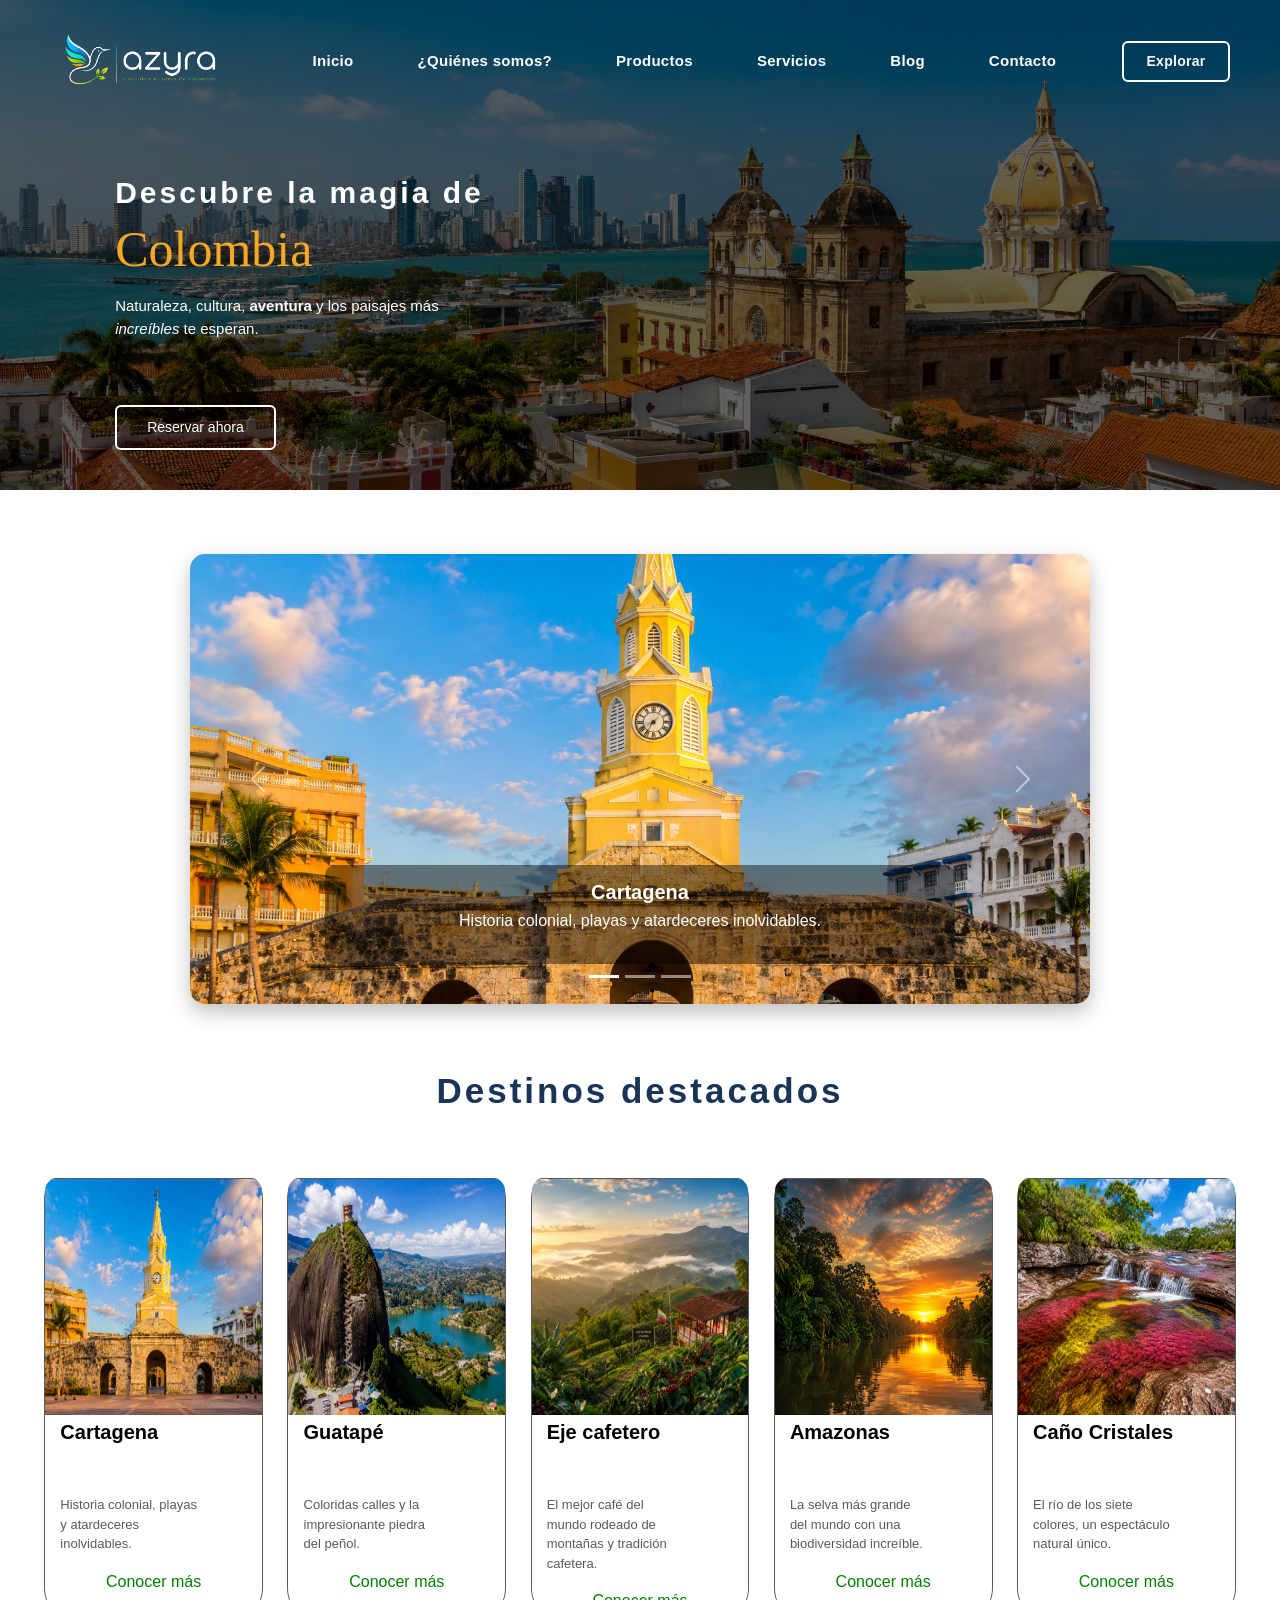
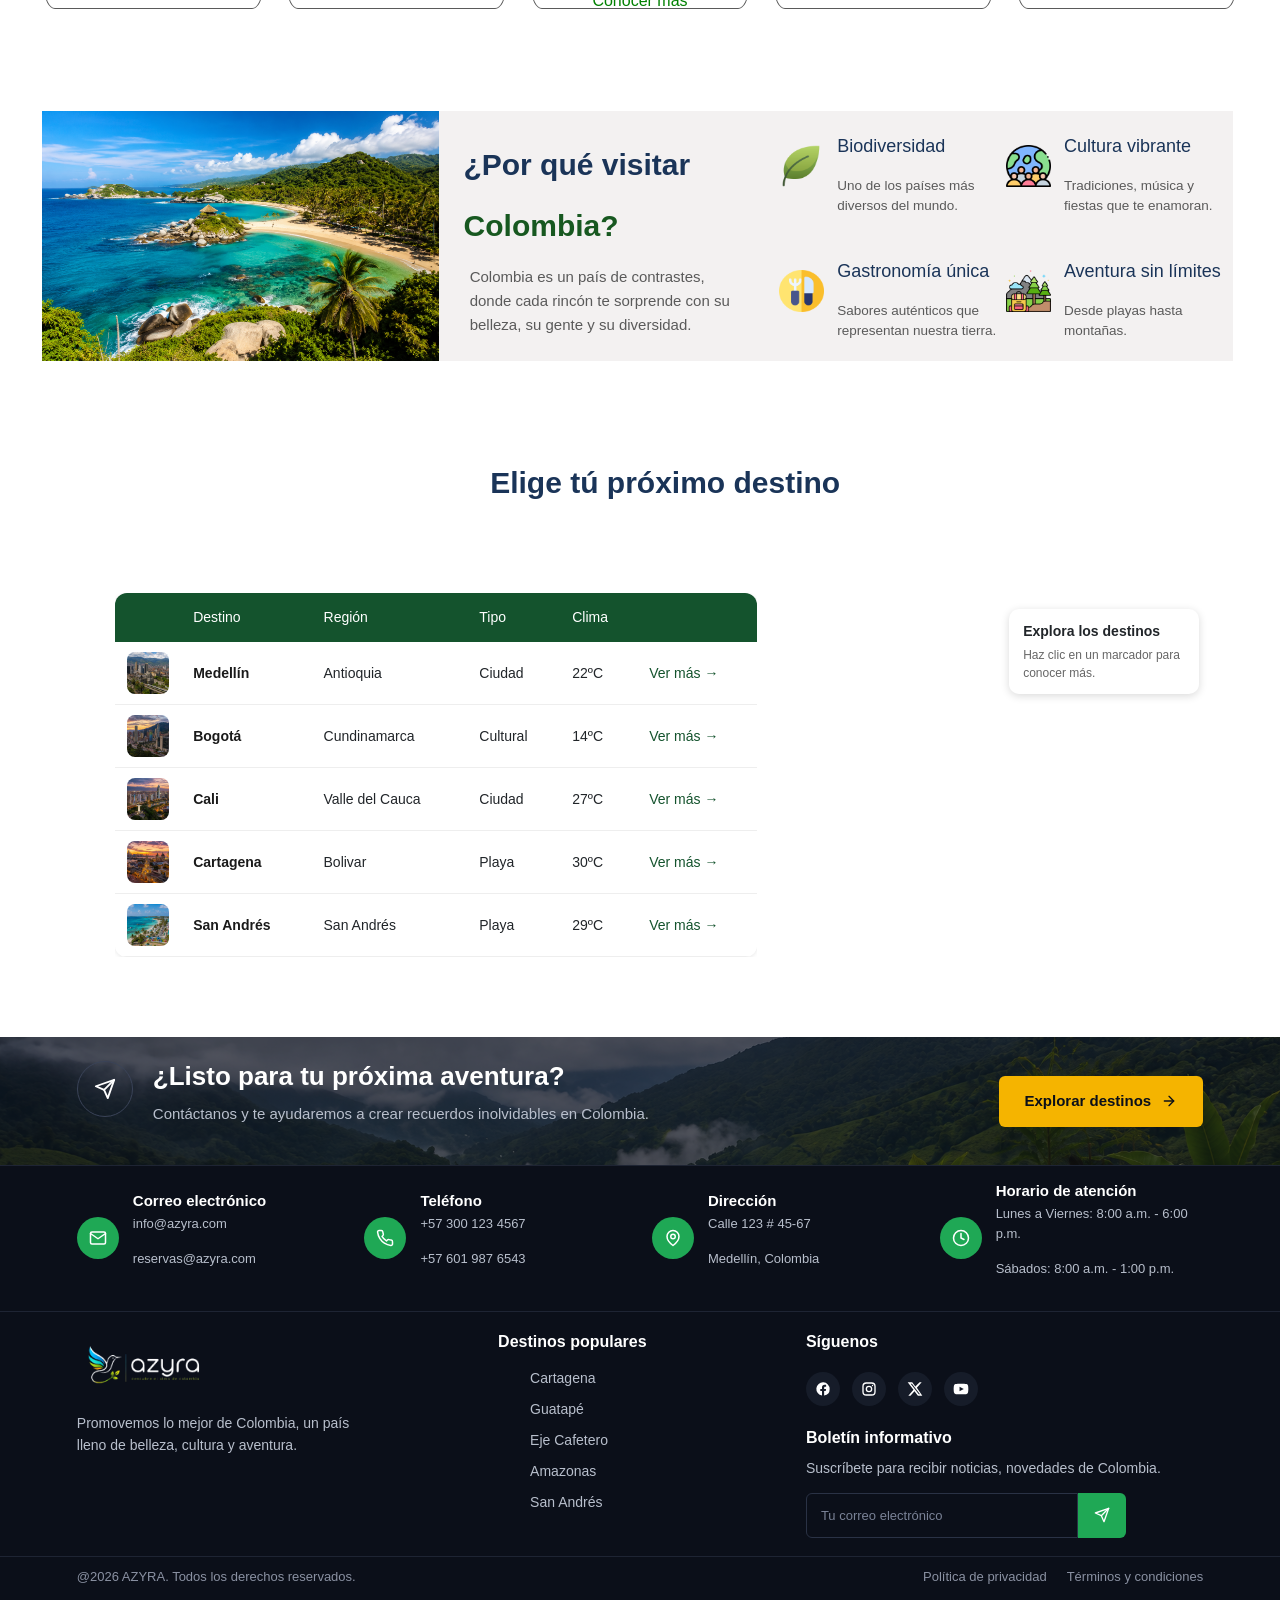
<file: index.html>
<!DOCTYPE html>
<html lang="en">

<head>
    <meta charset="UTF-8">
    <meta name="viewport" content="width=device-width, initial-scale=1.0">
    <link rel="stylesheet" href="./css/estilos.css">
    <link href="https://cdn.jsdelivr.net/npm/bootstrap@5.3.8/dist/css/bootstrap.min.css" rel="stylesheet"
        integrity="sha384-sRIl4kxILFvY47J16cr9ZwB07vP4J8+LH7qKQnuqkuIAvNWLzeN8tE5YBujZqJLB" crossorigin="anonymous">
    <script src="https://cdn.jsdelivr.net/npm/bootstrap@5.3.8/dist/js/bootstrap.bundle.min.js"
        integrity="sha384-FKyoEForCGlyvwx9Hj09JcYn3nv7wiPVlz7YYwJrWVcXK/BmnVDxM+D2scQbITxI"
        crossorigin="anonymous"></script>
    <title>Document</title>
</head>

<body>
     <body>
     <section class="primera_parte">
        <header>
        <h1 style="position:absolute;width:1px;height:1px;overflow:hidden;clip:rect(0,0,0,0);white-space:nowrap;">Azyra Travel - Inicio</h1>
        <nav class="navbar navbar-expand-lg">
            <div class="container-fluid">
                <a class="navbar-brand" href="./index.html">
                    <img src="./img/nav/logo.png" alt="Logo de la página">
                </a>
                <button class="navbar-toggler" type="button" data-bs-toggle="collapse"
                    data-bs-target="#navbarNav" aria-controls="navbarNav"
                    aria-expanded="false" aria-label="Toggle navigation">
                    <span class="navbar-toggler-icon"></span>
                </button>
                <div class="collapse navbar-collapse" id="navbarNav">
                    <ul class="navbar-nav mx-auto">
                        <li class="nav-item"><a class="nav-link" href="./index.html">Inicio</a></li>
                        <li class="nav-item"><a class="nav-link" href="./quienessomos.html">¿Quiénes somos?</a></li>
                        <li class="nav-item"><a class="nav-link" href="./productos.html">Productos</a></li>
                        <li class="nav-item"><a class="nav-link" href="./servicios.html">Servicios</a></li>
                        <li class="nav-item"><a class="nav-link" href="./blog.html">Blog</a></li>
                        <li class="nav-item"><a class="nav-link" href="./contacto.html">Contacto</a></li>
                    </ul>
                    <button class="btn btn-outline-light ms-lg-3">Explorar</button>
                </div>
            </div>
        </nav>
        <section class="inicio">
            <p class="primera">Descubre la magia de </p>
            <p class="segunda">Colombia</p>
            <p class="tercera">Naturaleza, cultura, <strong>aventura</strong> y los paisajes más <br> <em>increíbles</em> te esperan.</p><br>
            <div class="botones">
                <button>Reservar ahora</button>
            </div>
        </section>
        </header>
    </section>
 
    <main>

    <div id="carruselDestinos" class="carousel slide mb-5" data-bs-ride="carousel">
    <div class="carousel-indicators">
        <button type="button" data-bs-target="#carruselDestinos" data-bs-slide-to="0" class="active" aria-current="true" aria-label="Slide 1"></button>
        <button type="button" data-bs-target="#carruselDestinos" data-bs-slide-to="1" aria-label="Slide 2"></button>
        <button type="button" data-bs-target="#carruselDestinos" data-bs-slide-to="2" aria-label="Slide 3"></button>
    </div>
    <div class="carousel-inner">
        <div class="carousel-item active">
            <img src="./img/destinos/cartagena.png" class="d-block w-100" alt="Cartagena">
            <div class="carousel-caption d-none d-md-block">
                <h5>Cartagena</h5>
                <p>Historia colonial, playas y atardeceres inolvidables.</p>
            </div>
        </div>
        <div class="carousel-item">
            <img src="./img/destinos/cafetero.png" class="d-block w-100" alt="Eje cafetero">
            <div class="carousel-caption d-none d-md-block">
                <h5>Eje Cafetero</h5>
                <p>El mejor café del mundo rodeado de montañas.</p>
            </div>
        </div>
        <div class="carousel-item">
            <img src="./img/destinos/amazonas.png" class="d-block w-100" alt="Amazonas">
            <div class="carousel-caption d-none d-md-block">
                <h5>Amazonas</h5>
                <p>La selva más grande del mundo con una biodiversidad increíble.</p>
            </div>
        </div>
    </div>
    <button class="carousel-control-prev" type="button" data-bs-target="#carruselDestinos" data-bs-slide="prev">
        <span class="carousel-control-prev-icon" aria-hidden="true"></span>
        <span class="visually-hidden">Anterior</span>
    </button>
    <button class="carousel-control-next" type="button" data-bs-target="#carruselDestinos" data-bs-slide="next">
        <span class="carousel-control-next-icon" aria-hidden="true"></span>
        <span class="visually-hidden">Siguiente</span>
    </button>
    </div>
    
    <section class="destinos">
        <p class="titulo">Destinos destacados</p>
        <div class="cartas">
            <div class="carta">
                <img src="./img/destinos/cartagena.png" alt="imagen de cartagena">
                <p class="subtitulo">Cartagena</p><br>
                <p class="descripcion">Historia colonial, playas y atardeceres inolvidables.</p>
                <button>
                    <p> Conocer más </p>
                </button>
            </div>
 
            <div class="carta">
                <img src="./img/destinos/peñol.png" alt="imagen de guatapé">
                <p class="subtitulo">Guatapé</p><br>
                <p class="descripcion">Coloridas calles y la impresionante piedra del peñol.</p>
                <button>
                    <p> Conocer más </p>
                </button>
            </div>
 
            <div class="carta">
                <img src="./img/destinos/cafetero.png" alt="imagen de eje cafetero">
                <p class="subtitulo">Eje cafetero</p><br>
                <p class="descripcion">El mejor café del mundo rodeado de montañas y tradición cafetera.</p>
                <button>
                    <p> Conocer más </p>
                </button>
            </div>
 
            <div class="carta">
                <img src="./img/destinos/amazonas.png" alt="imagen de amazonas">
                <p class="subtitulo">Amazonas</p><br>
                <p class="descripcion">La selva más grande del mundo con una biodiversidad increíble.</p>
                <button>
                    <p> Conocer más </p>
                </button>
            </div>
 
            <div class="carta">
                <img src="./img/destinos/caño.png" alt="imagen de caño cristales">
                <p class="subtitulo">Caño Cristales</p><br>
                <p class="descripcion">El río de los siete colores, un espectáculo natural único.</p>
                <button>
                    <p> Conocer más </p>
                </button>
            </div>
        </div>
 
    </section>
 
    <section class="visitarColombia">
        <img src="./img/visitarC/imagen.png" alt="imagen de visitar colombia">
        <div class="introduccion">
            <p class="titulo">¿Por qué visitar</p>
            <p class="titulo2">Colombia?</p>
            <p class="descripcion">Colombia es un país de contrastes, donde cada
                rincón te sorprende con su belleza, su gente y su diversidad.</p>
        </div>
        <div class="items1">
            <div class="item">
                <img src="./img/visitarC/hoja.png" alt="imagen de biodiversidad">
                <div class="texto">
                    <p class="subtitulo">Biodiversidad</p>
                    <p class="descrip">Uno de los países más diversos del mundo.</p>
                </div>
            </div>
 
            <div class="item">
                <img src="./img/visitarC/gastronomia.png" alt="imagen de gastronomia">
                <div class="texto">
                    <p class="subtitulo">Gastronomía única</p>
                    <p class="descrip">Sabores auténticos que representan nuestra tierra.</p>
                </div>
            </div>
        </div>
 
        <div class="items2">
            <div class="item">
                <img src="./img/visitarC/superpoblacion.png" alt="imagen de cultura">
                <div class="texto">
                    <p class="subtitulo">Cultura vibrante</p>
                    <p class="descrip">Tradiciones, música y fiestas que te enamoran.</p>
                </div>
            </div>
 
            <div class="item">
                <img src="./img/visitarC/aventuras.png" alt="imagen de aventura">
                <div class="texto">
                    <p class="subtitulo">Aventura sin límites</p>
                    <p class="descrip">Desde playas hasta montañas.</p>
                </div>
            </div>
        </div>
    </section>
 
 
    <section class="elegirDestino">
        <div class="arriba">
            <p class="letrauno">Elige tú próximo destino</p>
        </div>
        <div class="parte_baja">
            <div class="lado_uno">
                <div class="table-responsive">
                <table>
                    <tr>
                        <th></th>
                        <th>Destino</th>
                        <th>Región</th>
                        <th>Tipo</th>
                        <th>Clima</th>
                        <th></th>
                    </tr>
                    <tr>
                        <td><img src="./img/elegirdestino/medellin.png" alt=""></td>
                        <td>Medellín</td>
                        <td>Antioquia</td>
                        <td>Ciudad</td>
                        <td>22ºC</td>
                        <td>Ver más</td>
                    </tr>
                    <tr>
                        <td><img src="./img/elegirdestino/bogota.png" alt=""></td>
                        <td>Bogotá</td>
                        <td>Cundinamarca</td>
                        <td>Cultural</td>
                        <td>14ºC</td>
                        <td>Ver más</td>
                    </tr>
                    <tr>
                        <td><img src="./img/elegirdestino/cali.png" alt=""></td>
                        <td>Cali</td>
                        <td>Valle del Cauca</td>
                        <td>Ciudad</td>
                        <td>27ºC</td>
                        <td>Ver más</td>
                    </tr>
                    <tr>
                        <td><img src="./img/elegirdestino/cartagena.png" alt=""></td>
                        <td>Cartagena</td>
                        <td>Bolivar</td>
                        <td>Playa</td>
                        <td>30ºC</td>
                        <td>Ver más</td>
                    </tr>
                    <tr>
                        <td><img src="./img/elegirdestino/sanandres.png" alt=""></td>
                        <td>San Andrés</td>
                        <td>San Andrés</td>
                        <td>Playa</td>
                        <td>29ºC</td>
                        <td>Ver más</td>
                    </tr>
                </table>
                </div>
            </div>
            <div class="mapa">
                <iframe
                    src="https://www.google.com/maps/embed?pb=!1m14!1m12!1m3!1d9683265.925443333!2d-68.07330944896206!3d4.7888378083318415!2m3!1f0!2f0!3f0!3m2!1i1024!2i768!4f13.1!5e0!3m2!1ses-419!2sco!4v1784754993568!5m2!1ses-419!2sco"
                    width="300" height="200" style="border:0;" allowfullscreen="" loading="lazy"
                    referrerpolicy="strict-origin-when-cross-origin"></iframe>
 
                <div class="anuncio">
                    <p class="titulo"> Explora los destinos</p>
                    <p class="texto">Haz clic en un marcador para conocer más.</p>
                </div>
            </div>
        </div>
    </section>
    </main>
 
 
    <footer>
    <div class="arriba">
        <div class="parteizquierda">
            <div class="icono-avion">
                <svg viewBox="0 0 24 24" fill="none" stroke="currentColor" stroke-width="2" stroke-linecap="round" stroke-linejoin="round"><path d="M22 2 11 13"/><path d="M22 2 15 22l-4-9-9-4 20-7z"/></svg>
            </div>
            <div>
                <h2>¿Listo para tu próxima aventura?</h2>
                <p>Contáctanos y te ayudaremos a crear
                   recuerdos inolvidables en Colombia.</p>
            </div>
        </div>
        <div class="partederecho">
            <button>
                Explorar destinos
                <svg viewBox="0 0 24 24" fill="none" stroke="currentColor" stroke-width="2" stroke-linecap="round" stroke-linejoin="round"><path d="M5 12h14"/><path d="m12 5 7 7-7 7"/></svg>
            </button>
        </div>
    </div>
 
    <div class="abajo">
        <div class="aplicaciones">
            <div class="contacto-item">
                <div class="icono-circulo">
                    <svg viewBox="0 0 24 24" fill="none" stroke="currentColor" stroke-width="2" stroke-linecap="round" stroke-linejoin="round"><rect x="2" y="4" width="20" height="16" rx="2"/><path d="m22 6-10 7L2 6"/></svg>
                </div>
                <div>
                    <h4>Correo electrónico</h4>
                    <p>info@azyra.com</p>
                    <p>reservas@azyra.com</p>
                </div>
            </div>
            <div class="contacto-item">
                <div class="icono-circulo">
                    <svg viewBox="0 0 24 24" fill="none" stroke="currentColor" stroke-width="2" stroke-linecap="round" stroke-linejoin="round"><path d="M22 16.9v3a2 2 0 0 1-2.2 2 19.8 19.8 0 0 1-8.6-3.1 19.5 19.5 0 0 1-6-6A19.8 19.8 0 0 1 2.1 4.2 2 2 0 0 1 4.1 2h3a2 2 0 0 1 2 1.7c.1 1 .3 2 .6 2.9a2 2 0 0 1-.5 2.1L8 9.9a16 16 0 0 0 6 6l1.2-1.2a2 2 0 0 1 2.1-.5c.9.3 1.9.5 2.9.6a2 2 0 0 1 1.8 2.1z"/></svg>
                </div>
                <div>
                    <h4>Teléfono</h4>
                    <p>+57 300 123 4567</p>
                    <p>+57 601 987 6543</p>
                </div>
            </div>
            <div class="contacto-item">
                <div class="icono-circulo">
                    <svg viewBox="0 0 24 24" fill="none" stroke="currentColor" stroke-width="2" stroke-linecap="round" stroke-linejoin="round"><path d="M20 10c0 6-8 12-8 12s-8-6-8-12a8 8 0 0 1 16 0z"/><circle cx="12" cy="10" r="3"/></svg>
                </div>
                <div>
                    <h4>Dirección</h4>
                    <p>Calle 123 # 45-67</p>
                    <p>Medellín, Colombia</p>
                </div>
            </div>
            <div class="contacto-item">
                <div class="icono-circulo">
                    <svg viewBox="0 0 24 24" fill="none" stroke="currentColor" stroke-width="2" stroke-linecap="round" stroke-linejoin="round"><circle cx="12" cy="12" r="10"/><path d="M12 6v6l4 2"/></svg>
                </div>
                <div>
                    <h4>Horario de atención</h4>
                    <p>Lunes a Viernes: 8:00 a.m. - 6:00 p.m.</p>
                    <p>Sábados: 8:00 a.m. - 1:00 p.m.</p>
                </div>
            </div>
        </div>
 
        <div class="detalles">
            <div class="info">
                <img src="./img/nav/logo.png" alt="">
                <p>Promovemos lo mejor de Colombia, un país lleno de belleza,
                   cultura y aventura.
                </p>
            </div>
 
            <div class="destinospopulares">
                <p>Destinos populares</p>
                <ul>
                    <li>Cartagena</li>
                    <li>Guatapé</li>
                    <li>Eje Cafetero</li>
                    <li>Amazonas</li>
                    <li>San Andrés</li>
                </ul>
            </div>
 
            <div class="boletin_informativo">
                <div class="otrasaplicaciones">
                    <p>Síguenos</p>
                    <div class="redes">
                        <a href="https://www.facebook.com" target="_blank" rel="noopener" aria-label="Facebook">
                            <svg viewBox="0 0 24 24" fill="currentColor"><path d="M22 12a10 10 0 1 0-11.5 9.9v-7H7.9V12h2.6V9.8c0-2.6 1.5-4 3.9-4 1.1 0 2.3.2 2.3.2v2.5h-1.3c-1.3 0-1.7.8-1.7 1.6V12h2.9l-.5 2.9h-2.4v7A10 10 0 0 0 22 12z"/></svg>
                        </a>
                        <a href="#" aria-label="Instagram">
                            <svg viewBox="0 0 24 24" fill="none" stroke="currentColor" stroke-width="2"><rect x="3" y="3" width="18" height="18" rx="5"/><circle cx="12" cy="12" r="4"/><circle cx="17.3" cy="6.7" r="1" fill="currentColor" stroke="none"/></svg>
                        </a>
                        <a href="#" aria-label="X">
                            <svg viewBox="0 0 24 24" fill="currentColor"><path d="M18.9 2H22l-7.2 8.2L23 22h-6.6l-5.2-6.7L5.2 22H2l7.7-8.8L1 2h6.8l4.7 6.2L18.9 2zm-1.2 18h1.8L7.4 4H5.5l12.2 16z"/></svg>
                        </a>
                        <a href="#" aria-label="YouTube">
                            <svg viewBox="0 0 24 24" fill="currentColor"><path d="M23 12s0-3.6-.5-5.3c-.3-1-1.1-1.8-2.1-2.1C18.6 4 12 4 12 4s-6.6 0-8.4.6c-1 .3-1.8 1.1-2.1 2.1C1 8.4 1 12 1 12s0 3.6.5 5.3c.3 1 1.1 1.8 2.1 2.1C5.4 20 12 20 12 20s6.6 0 8.4-.6c1-.3 1.8-1.1 2.1-2.1.5-1.7.5-5.3.5-5.3zM9.8 15.5V8.5l6.4 3.5-6.4 3.5z"/></svg>
                        </a>
                    </div>
                </div>
                <div class="miniformulario">
                    <p>Boletín informativo</p>
                    <p class="descripcion">Suscríbete para recibir noticias, novedades de Colombia.</p>
                    <form>
                        <input type="email" placeholder="Tu correo electrónico">
                        <button type="submit" aria-label="Suscribirse">
                            <svg viewBox="0 0 24 24" fill="none" stroke="currentColor" stroke-width="2" stroke-linecap="round" stroke-linejoin="round"><path d="M22 2 11 13"/><path d="M22 2 15 22l-4-9-9-4 20-7z"/></svg>
                        </button>
                    </form>
                </div>
            </div>
        </div>
    </div>
 
    <div class="derechosautor">
        <p>@2026 AZYRA. Todos los derechos reservados.</p>
        <div class="enlaces-legales">
            <a href="#">Política de privacidad</a>
            <a href="#">Términos y condiciones</a>
        </div>
    </div>
    </footer>
</body>

</html>
</file>
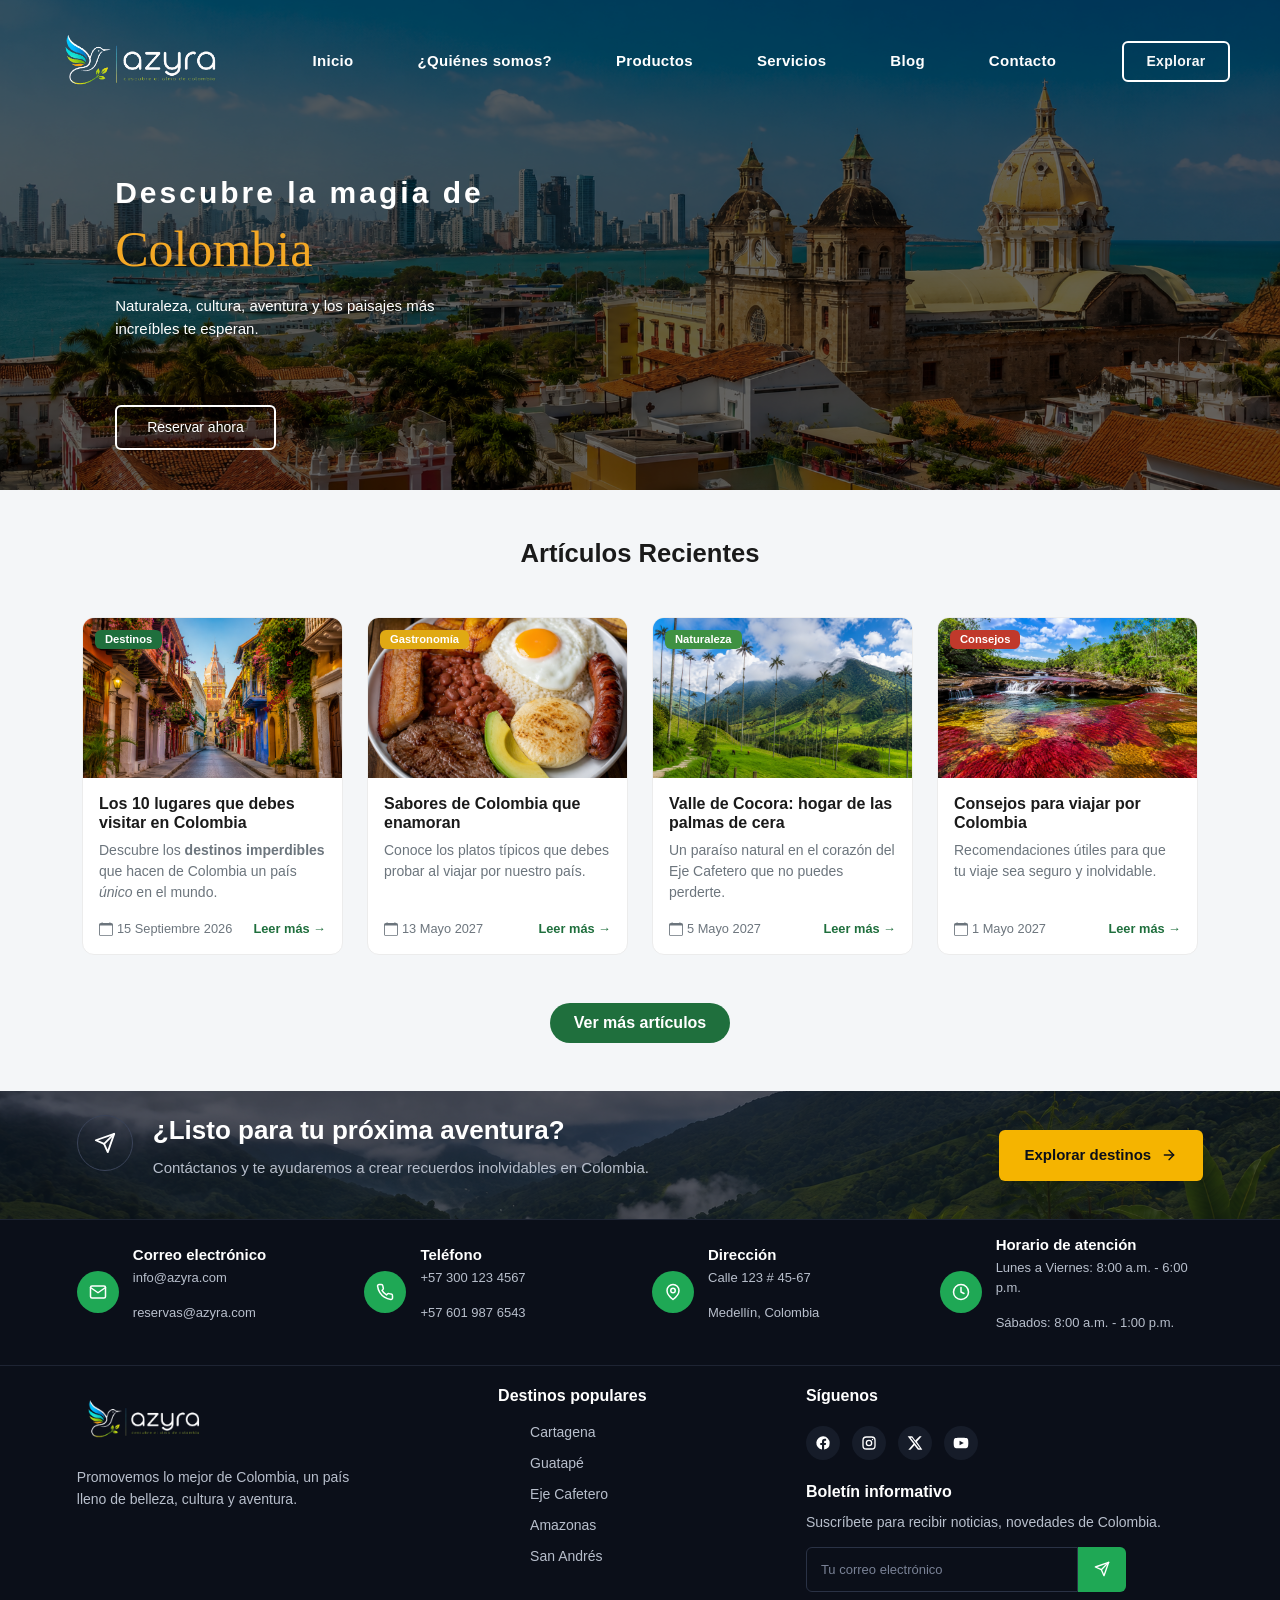
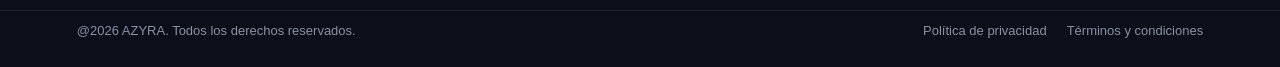
<file: blog.html>
<!DOCTYPE html>
<html lang="en">
<head>
    <meta charset="UTF-8">
    <meta name="viewport" content="width=device-width, initial-scale=1.0">
    <link rel="stylesheet" href="./css/estilos.css">
    <link href="https://cdn.jsdelivr.net/npm/bootstrap@5.3.8/dist/css/bootstrap.min.css" rel="stylesheet"
        integrity="sha384-sRIl4kxILFvY47J16cr9ZwB07vP4J8+LH7qKQnuqkuIAvNWLzeN8tE5YBujZqJLB" crossorigin="anonymous">
    <script src="https://cdn.jsdelivr.net/npm/bootstrap@5.3.8/dist/js/bootstrap.bundle.min.js"
        integrity="sha384-FKyoEForCGlyvwx9Hj09JcYn3nv7wiPVlz7YYwJrWVcXK/BmnVDxM+D2scQbITxI"
        crossorigin="anonymous"></script>
    <title>Document</title>
</head>
<body>
    <section class="primera_parte">
        <header>
        <h1 style="position:absolute;width:1px;height:1px;overflow:hidden;clip:rect(0,0,0,0);white-space:nowrap;">Azyra Travel - Blog</h1>
        <nav class="navbar navbar-expand-lg">
            <div class="container-fluid">
                <a class="navbar-brand" href="./index.html">
                    <img src="./img/nav/logo.png" alt="Logo de la página">
                </a>
                <button class="navbar-toggler" type="button" data-bs-toggle="collapse"
                    data-bs-target="#navbarNav" aria-controls="navbarNav"
                    aria-expanded="false" aria-label="Toggle navigation">
                    <span class="navbar-toggler-icon"></span>
                </button>
                <div class="collapse navbar-collapse" id="navbarNav">
                    <ul class="navbar-nav mx-auto">
                        <li class="nav-item"><a class="nav-link" href="./index.html">Inicio</a></li>
                        <li class="nav-item"><a class="nav-link" href="./quienessomos.html">¿Quiénes somos?</a></li>
                        <li class="nav-item"><a class="nav-link" href="./productos.html">Productos</a></li>
                        <li class="nav-item"><a class="nav-link" href="./servicios.html">Servicios</a></li>
                        <li class="nav-item"><a class="nav-link" href="./blog.html">Blog</a></li>
                        <li class="nav-item"><a class="nav-link" href="./contacto.html">Contacto</a></li>
                    </ul>
                    <button class="btn btn-outline-light ms-lg-3">Explorar</button>
                </div>
            </div>
        </nav>
        <section class="inicio">
            <p class="primera">Descubre la magia de </p>
            <p class="segunda">Colombia</p>
            <p class="tercera">Naturaleza, cultura, aventura y los paisajes más <br> increíbles te esperan.</p><br>
            <div class="botones">
                <button>Reservar ahora</button>
            </div>
        </section>
        </header>
    </section>
 
    <main>
    <section class="blog-articulos py-5">
    <div class="container">
 
      <h2 class="titulo-blog text-center fw-bold mb-5">Artículos Recientes</h2>
 
      <div class="row row-cols-1 row-cols-md-2 row-cols-lg-4 g-4">
 
        <div class="col">
          <div class="articulo-card h-100">
            <div class="articulo-img-wrapper">
              <img src="./img/BLOG/callescartagena.png" alt="Calle de Cartagena" class="w-100">
              <span class="badge-categoria badge-destinos badge">Destinos</span>
            </div>
            <div class="articulo-body p-3">
              <h5 class="fw-bold">Los 10 lugares que debes visitar en Colombia</h5>
              <p class="text-secondary small mb-3">
                Descubre los <strong>destinos imperdibles</strong> que hacen de Colombia un país <em>único</em> en el mundo.
              </p>
              <div class="articulo-footer d-flex justify-content-between align-items-center">
                <span class="fecha-articulo">
                  <svg class="icono-svg-sm me-1" viewBox="0 0 16 16" fill="currentColor"><path d="M3.5 0a.5.5 0 0 1 .5.5V1h8V.5a.5.5 0 0 1 1 0V1h1a2 2 0 0 1 2 2v11a2 2 0 0 1-2 2H2a2 2 0 0 1-2-2V3a2 2 0 0 1 2-2h1V.5a.5.5 0 0 1 .5-.5zM1 4v10a1 1 0 0 0 1 1h12a1 1 0 0 0 1-1V4H1z"/></svg>
                  15 Septiembre 2026
                </span>
                <a href="#" class="link-leer-mas">Leer más →</a>
              </div>
            </div>
          </div>
        </div>
 
        <div class="col">
          <div class="articulo-card h-100">
            <div class="articulo-img-wrapper">
              <img src="./img/BLOG/plato.png" alt="Plato típico colombiano" class="w-100">
              <span class="badge-categoria badge-gastronomia badge">Gastronomía</span>
            </div>
            <div class="articulo-body p-3">
              <h5 class="fw-bold">Sabores de Colombia que enamoran</h5>
              <p class="text-secondary small mb-3">
                Conoce los platos típicos que debes probar al viajar por nuestro país.
              </p>
              <div class="articulo-footer d-flex justify-content-between align-items-center">
                <span class="fecha-articulo">
                  <svg class="icono-svg-sm me-1" viewBox="0 0 16 16" fill="currentColor"><path d="M3.5 0a.5.5 0 0 1 .5.5V1h8V.5a.5.5 0 0 1 1 0V1h1a2 2 0 0 1 2 2v11a2 2 0 0 1-2 2H2a2 2 0 0 1-2-2V3a2 2 0 0 1 2-2h1V.5a.5.5 0 0 1 .5-.5zM1 4v10a1 1 0 0 0 1 1h12a1 1 0 0 0 1-1V4H1z"/></svg>
                  13 Mayo 2027
                </span>
                <a href="#" class="link-leer-mas">Leer más →</a>
              </div>
            </div>
          </div>
        </div>
 
        <div class="col">
          <div class="articulo-card h-100">
            <div class="articulo-img-wrapper">
              <img src="./img/BLOG/vallecocora.png" alt="Valle de Cocora" class="w-100">
              <span class="badge-categoria badge-naturaleza badge">Naturaleza</span>
            </div>
            <div class="articulo-body p-3">
              <h5 class="fw-bold">Valle de Cocora: hogar de las palmas de cera</h5>
              <p class="text-secondary small mb-3">
                Un paraíso natural en el corazón del Eje Cafetero que no puedes perderte.
              </p>
              <div class="articulo-footer d-flex justify-content-between align-items-center">
                <span class="fecha-articulo">
                  <svg class="icono-svg-sm me-1" viewBox="0 0 16 16" fill="currentColor"><path d="M3.5 0a.5.5 0 0 1 .5.5V1h8V.5a.5.5 0 0 1 1 0V1h1a2 2 0 0 1 2 2v11a2 2 0 0 1-2 2H2a2 2 0 0 1-2-2V3a2 2 0 0 1 2-2h1V.5a.5.5 0 0 1 .5-.5zM1 4v10a1 1 0 0 0 1 1h12a1 1 0 0 0 1-1V4H1z"/></svg>
                  5 Mayo 2027
                </span>
                <a href="#" class="link-leer-mas">Leer más →</a>
              </div>
            </div>
          </div>
        </div>
 
        <div class="col">
          <div class="articulo-card h-100">
            <div class="articulo-img-wrapper">
              <img src="./img/BLOG/cañocristales.png" alt="Caño Cristales" class="w-100">
              <span class="badge-categoria badge-consejos badge">Consejos</span>
            </div>
            <div class="articulo-body p-3">
              <h5 class="fw-bold">Consejos para viajar por Colombia</h5>
              <p class="text-secondary small mb-3">
                Recomendaciones útiles para que tu viaje sea seguro y inolvidable.
              </p>
              <div class="articulo-footer d-flex justify-content-between align-items-center">
                <span class="fecha-articulo">
                  <svg class="icono-svg-sm me-1" viewBox="0 0 16 16" fill="currentColor"><path d="M3.5 0a.5.5 0 0 1 .5.5V1h8V.5a.5.5 0 0 1 1 0V1h1a2 2 0 0 1 2 2v11a2 2 0 0 1-2 2H2a2 2 0 0 1-2-2V3a2 2 0 0 1 2-2h1V.5a.5.5 0 0 1 .5-.5zM1 4v10a1 1 0 0 0 1 1h12a1 1 0 0 0 1-1V4H1z"/></svg>
                  1 Mayo 2027
                </span>
                <a href="#" class="link-leer-mas">Leer más →</a>
              </div>
            </div>
          </div>
        </div>
 
      </div>
 
      <div class="text-center mt-5">
        <button class="btn btn-ver-mas rounded-pill px-4 py-2">Ver más artículos</button>
      </div>
 
    </div>
    </section>
    </main>
 
 
    <footer>
    <div class="arriba">
        <div class="parteizquierda">
            <div class="icono-avion">
                <svg viewBox="0 0 24 24" fill="none" stroke="currentColor" stroke-width="2" stroke-linecap="round" stroke-linejoin="round"><path d="M22 2 11 13"/><path d="M22 2 15 22l-4-9-9-4 20-7z"/></svg>
            </div>
            <div>
                <h2>¿Listo para tu próxima aventura?</h2>
                <p>Contáctanos y te ayudaremos a crear
                   recuerdos inolvidables en Colombia.</p>
            </div>
        </div>
        <div class="partederecho">
            <button>
                Explorar destinos
                <svg viewBox="0 0 24 24" fill="none" stroke="currentColor" stroke-width="2" stroke-linecap="round" stroke-linejoin="round"><path d="M5 12h14"/><path d="m12 5 7 7-7 7"/></svg>
            </button>
        </div>
    </div>
 
    <div class="abajo">
        <div class="aplicaciones">
            <div class="contacto-item">
                <div class="icono-circulo">
                    <svg viewBox="0 0 24 24" fill="none" stroke="currentColor" stroke-width="2" stroke-linecap="round" stroke-linejoin="round"><rect x="2" y="4" width="20" height="16" rx="2"/><path d="m22 6-10 7L2 6"/></svg>
                </div>
                <div>
                    <h4>Correo electrónico</h4>
                    <p>info@azyra.com</p>
                    <p>reservas@azyra.com</p>
                </div>
            </div>
            <div class="contacto-item">
                <div class="icono-circulo">
                    <svg viewBox="0 0 24 24" fill="none" stroke="currentColor" stroke-width="2" stroke-linecap="round" stroke-linejoin="round"><path d="M22 16.9v3a2 2 0 0 1-2.2 2 19.8 19.8 0 0 1-8.6-3.1 19.5 19.5 0 0 1-6-6A19.8 19.8 0 0 1 2.1 4.2 2 2 0 0 1 4.1 2h3a2 2 0 0 1 2 1.7c.1 1 .3 2 .6 2.9a2 2 0 0 1-.5 2.1L8 9.9a16 16 0 0 0 6 6l1.2-1.2a2 2 0 0 1 2.1-.5c.9.3 1.9.5 2.9.6a2 2 0 0 1 1.8 2.1z"/></svg>
                </div>
                <div>
                    <h4>Teléfono</h4>
                    <p>+57 300 123 4567</p>
                    <p>+57 601 987 6543</p>
                </div>
            </div>
            <div class="contacto-item">
                <div class="icono-circulo">
                    <svg viewBox="0 0 24 24" fill="none" stroke="currentColor" stroke-width="2" stroke-linecap="round" stroke-linejoin="round"><path d="M20 10c0 6-8 12-8 12s-8-6-8-12a8 8 0 0 1 16 0z"/><circle cx="12" cy="10" r="3"/></svg>
                </div>
                <div>
                    <h4>Dirección</h4>
                    <p>Calle 123 # 45-67</p>
                    <p>Medellín, Colombia</p>
                </div>
            </div>
            <div class="contacto-item">
                <div class="icono-circulo">
                    <svg viewBox="0 0 24 24" fill="none" stroke="currentColor" stroke-width="2" stroke-linecap="round" stroke-linejoin="round"><circle cx="12" cy="12" r="10"/><path d="M12 6v6l4 2"/></svg>
                </div>
                <div>
                    <h4>Horario de atención</h4>
                    <p>Lunes a Viernes: 8:00 a.m. - 6:00 p.m.</p>
                    <p>Sábados: 8:00 a.m. - 1:00 p.m.</p>
                </div>
            </div>
        </div>
 
        <div class="detalles">
            <div class="info">
                <img src="./img/nav/logo.png" alt="">
                <p>Promovemos lo mejor de Colombia, un país lleno de belleza,
                   cultura y aventura.
                </p>
            </div>
 
            <div class="destinospopulares">
                <p>Destinos populares</p>
                <ul>
                    <li>Cartagena</li>
                    <li>Guatapé</li>
                    <li>Eje Cafetero</li>
                    <li>Amazonas</li>
                    <li>San Andrés</li>
                </ul>
            </div>
 
            <div class="boletin_informativo">
                <div class="otrasaplicaciones">
                    <p>Síguenos</p>
                    <div class="redes">
                        <a href="https://www.facebook.com" target="_blank" rel="noopener" aria-label="Facebook">
                            <svg viewBox="0 0 24 24" fill="currentColor"><path d="M22 12a10 10 0 1 0-11.5 9.9v-7H7.9V12h2.6V9.8c0-2.6 1.5-4 3.9-4 1.1 0 2.3.2 2.3.2v2.5h-1.3c-1.3 0-1.7.8-1.7 1.6V12h2.9l-.5 2.9h-2.4v7A10 10 0 0 0 22 12z"/></svg>
                        </a>
                        <a href="#" aria-label="Instagram">
                            <svg viewBox="0 0 24 24" fill="none" stroke="currentColor" stroke-width="2"><rect x="3" y="3" width="18" height="18" rx="5"/><circle cx="12" cy="12" r="4"/><circle cx="17.3" cy="6.7" r="1" fill="currentColor" stroke="none"/></svg>
                        </a>
                        <a href="#" aria-label="X">
                            <svg viewBox="0 0 24 24" fill="currentColor"><path d="M18.9 2H22l-7.2 8.2L23 22h-6.6l-5.2-6.7L5.2 22H2l7.7-8.8L1 2h6.8l4.7 6.2L18.9 2zm-1.2 18h1.8L7.4 4H5.5l12.2 16z"/></svg>
                        </a>
                        <a href="#" aria-label="YouTube">
                            <svg viewBox="0 0 24 24" fill="currentColor"><path d="M23 12s0-3.6-.5-5.3c-.3-1-1.1-1.8-2.1-2.1C18.6 4 12 4 12 4s-6.6 0-8.4.6c-1 .3-1.8 1.1-2.1 2.1C1 8.4 1 12 1 12s0 3.6.5 5.3c.3 1 1.1 1.8 2.1 2.1C5.4 20 12 20 12 20s6.6 0 8.4-.6c1-.3 1.8-1.1 2.1-2.1.5-1.7.5-5.3.5-5.3zM9.8 15.5V8.5l6.4 3.5-6.4 3.5z"/></svg>
                        </a>
                    </div>
                </div>
                <div class="miniformulario">
                    <p>Boletín informativo</p>
                    <p class="descripcion">Suscríbete para recibir noticias, novedades de Colombia.</p>
                    <form>
                        <input type="email" placeholder="Tu correo electrónico">
                        <button type="submit" aria-label="Suscribirse">
                            <svg viewBox="0 0 24 24" fill="none" stroke="currentColor" stroke-width="2" stroke-linecap="round" stroke-linejoin="round"><path d="M22 2 11 13"/><path d="M22 2 15 22l-4-9-9-4 20-7z"/></svg>
                        </button>
                    </form>
                </div>
            </div>
        </div>
    </div>
 
    <div class="derechosautor">
        <p>@2026 AZYRA. Todos los derechos reservados.</p>
        <div class="enlaces-legales">
            <a href="#">Política de privacidad</a>
            <a href="#">Términos y condiciones</a>
        </div>
    </div>
    </footer>
</body>
</html>
</file>
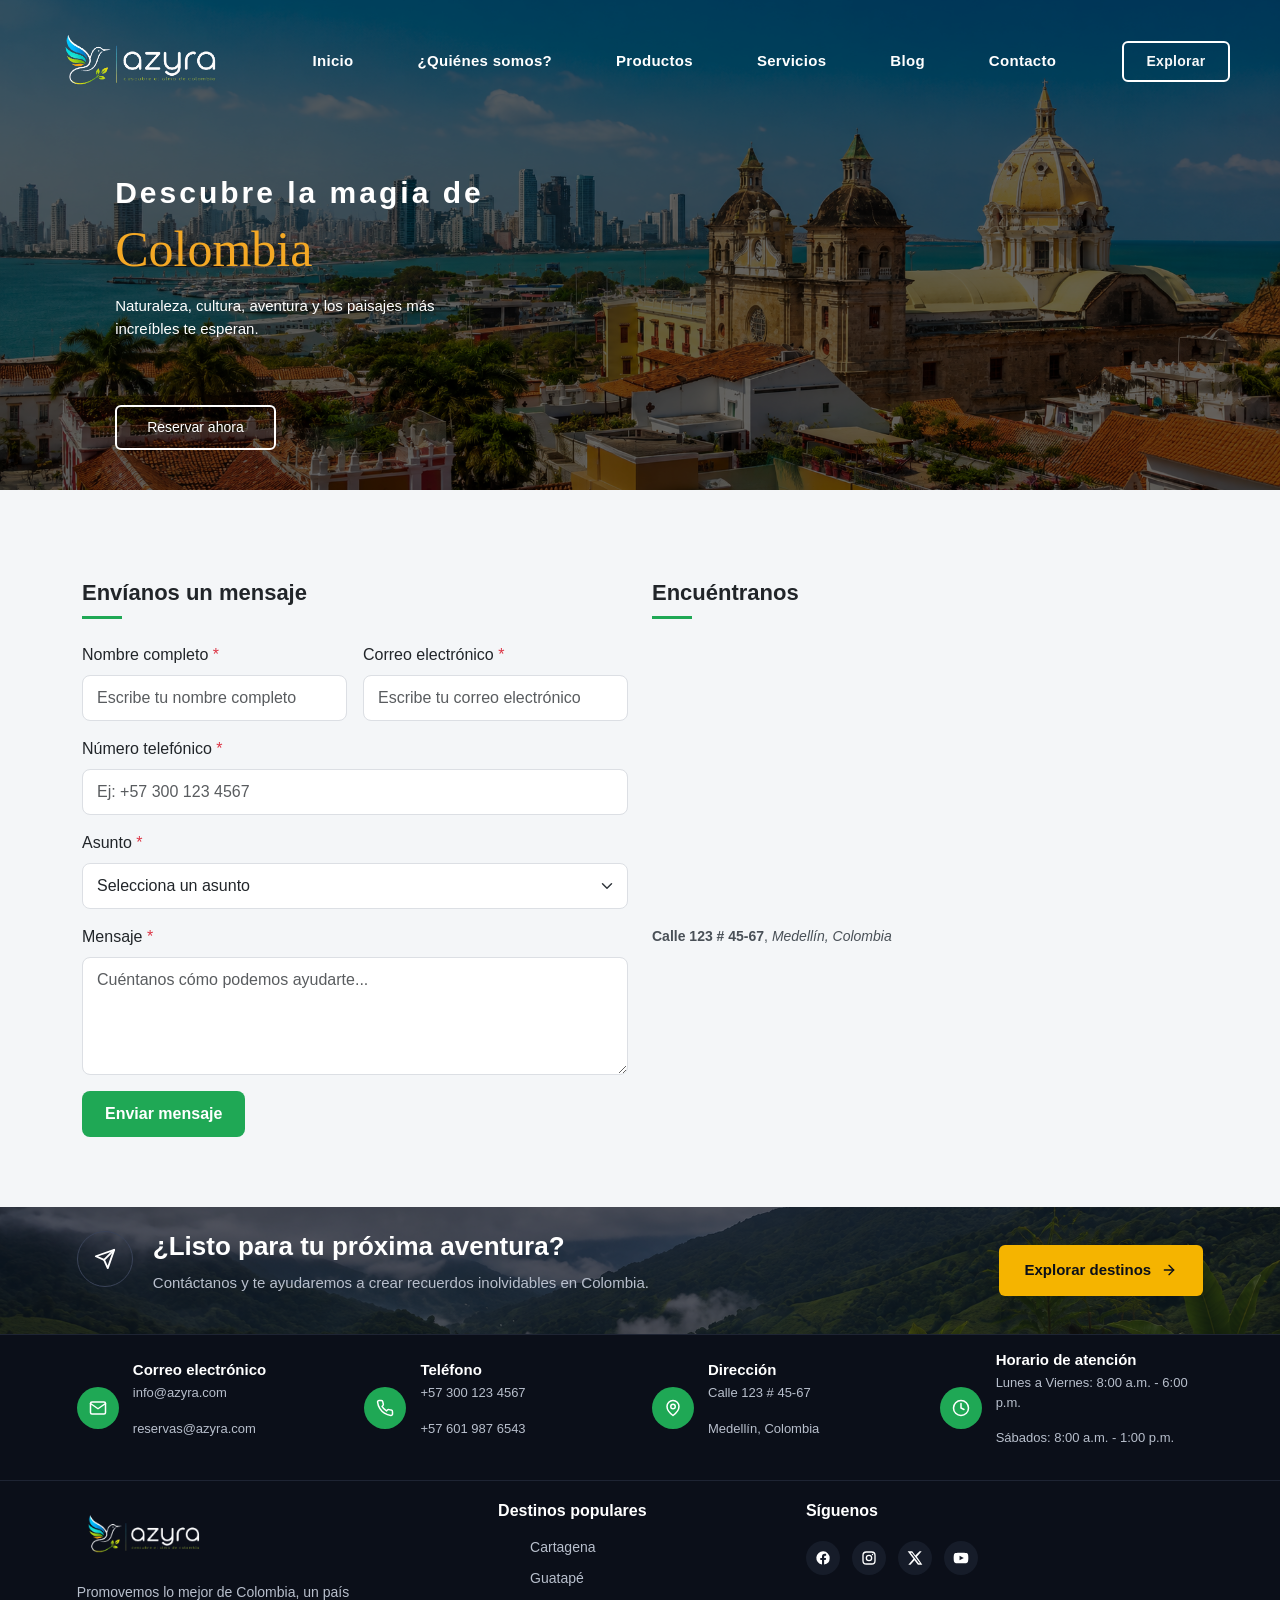
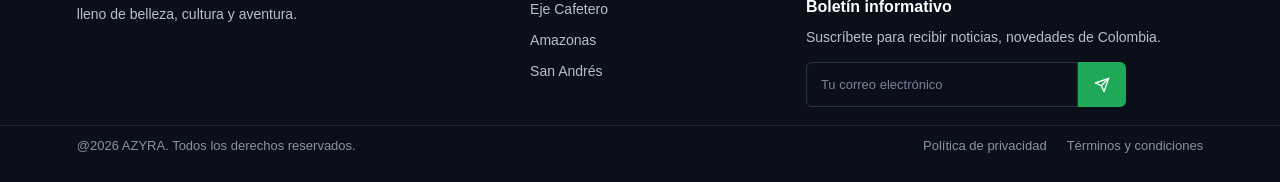
<file: contacto.html>
<!DOCTYPE html>
<html lang="en">
<head>
    <meta charset="UTF-8">
    <meta name="viewport" content="width=device-width, initial-scale=1.0">
     <link href="https://cdn.jsdelivr.net/npm/bootstrap@5.3.8/dist/css/bootstrap.min.css" rel="stylesheet"
        integrity="sha384-sRIl4kxILFvY47J16cr9ZwB07vP4J8+LH7qKQnuqkuIAvNWLzeN8tE5YBujZqJLB" crossorigin="anonymous">
    <script src="https://cdn.jsdelivr.net/npm/bootstrap@5.3.8/dist/js/bootstrap.bundle.min.js"
        integrity="sha384-FKyoEForCGlyvwx9Hj09JcYn3nv7wiPVlz7YYwJrWVcXK/BmnVDxM+D2scQbITxI"
        crossorigin="anonymous"></script>
    <link rel="stylesheet" href="./css/estilos.css">
    <title>Document</title>
</head>
<body>
    <section class="primera_parte">
        <header>
        <h1 style="position:absolute;width:1px;height:1px;overflow:hidden;clip:rect(0,0,0,0);white-space:nowrap;">Azyra Travel - Contacto</h1>
        <nav class="navbar navbar-expand-lg">
            <div class="container-fluid">
                <a class="navbar-brand" href="./index.html">
                    <img src="./img/nav/logo.png" alt="Logo de la página">
                </a>
                <button class="navbar-toggler" type="button" data-bs-toggle="collapse"
                    data-bs-target="#navbarNav" aria-controls="navbarNav"
                    aria-expanded="false" aria-label="Toggle navigation">
                    <span class="navbar-toggler-icon"></span>
                </button>
                <div class="collapse navbar-collapse" id="navbarNav">
                    <ul class="navbar-nav mx-auto">
                        <li class="nav-item"><a class="nav-link" href="./index.html">Inicio</a></li>
                        <li class="nav-item"><a class="nav-link" href="./quienessomos.html">¿Quiénes somos?</a></li>
                        <li class="nav-item"><a class="nav-link" href="./productos.html">Productos</a></li>
                        <li class="nav-item"><a class="nav-link" href="./servicios.html">Servicios</a></li>
                        <li class="nav-item"><a class="nav-link" href="./blog.html">Blog</a></li>
                        <li class="nav-item"><a class="nav-link" href="./contacto.html">Contacto</a></li>
                    </ul>
                    <button class="btn btn-outline-light ms-lg-3">Explorar</button>
                </div>
            </div>
        </nav>
        <section class="inicio">
            <p class="primera">Descubre la magia de </p>
            <p class="segunda">Colombia</p>
            <p class="tercera">Naturaleza, cultura, aventura y los paisajes más <br> increíbles te esperan.</p><br>
            <div class="botones">
                <button>Reservar ahora</button>
            </div>
        </section>
        </header>
    </section>
  
 
    <main>
  <section class="contacto seccion-contacto">
    <div class="container">
        <div class="row g-4">
            <div class="col-lg-6">
                <h2 class="titulo-seccion">Envíanos un mensaje</h2>
                <form>
                    <div class="row g-3">
                        <div class="col-md-6">
                            <label class="form-label">Nombre completo <span>*</span></label>
                            <input type="text" class="form-control" placeholder="Escribe tu nombre completo">
                        </div>
                        <div class="col-md-6">
                            <label class="form-label">Correo electrónico <span>*</span></label>
                            <input type="email" class="form-control" placeholder="Escribe tu correo electrónico">
                        </div>
                        <div class="col-12">
                            <label class="form-label">Número telefónico <span>*</span></label>
                            <input type="tel" class="form-control" placeholder="Ej: +57 300 123 4567">
                        </div>
                        <div class="col-12">
                            <label class="form-label">Asunto <span>*</span></label>
                            <select class="form-select">
                                <option selected disabled>Selecciona un asunto</option>
                                <option>Reservas</option>
                                <option>Información general</option>
                                <option>Soporte</option>
                            </select>
                        </div>
                        <div class="col-12">
                            <label class="form-label">Mensaje <span>*</span></label>
                            <textarea class="form-control" rows="4" placeholder="Cuéntanos cómo podemos ayudarte..."></textarea>
                        </div>
                        <div class="col-12 d-flex align-items-center gap-3">
                            <button type="submit" class="btn btn-enviar">
                                <i class="bi bi-send"></i> Enviar mensaje
                            </button>
                        </div>
                    </div>
                </form>
            </div>
 
            <div class="col-lg-6">
                <h2 class="titulo-seccion">Encuéntranos</h2>
                <div class="mapa-wrapper mb-3">
                    <iframe
                        src="https://www.google.com/maps?q=Calle+123+%2345-67,+Medell%C3%ADn,+Colombia&output=embed"
                        loading="lazy"
                        referrerpolicy="no-referrer-when-downgrade">
                    </iframe>
                </div>
                <p class="direccion-mapa mb-0">
                    <strong>Calle 123 # 45-67</strong>, <em>Medellín, Colombia</em>
                </p>
            </div>
        </div>
    </div>
    </section>
    </main>
 
 
 
    <footer>
    <div class="arriba">
        <div class="parteizquierda">
            <div class="icono-avion">
                <svg viewBox="0 0 24 24" fill="none" stroke="currentColor" stroke-width="2" stroke-linecap="round" stroke-linejoin="round"><path d="M22 2 11 13"/><path d="M22 2 15 22l-4-9-9-4 20-7z"/></svg>
            </div>
            <div>
                <h2>¿Listo para tu próxima aventura?</h2>
                <p>Contáctanos y te ayudaremos a crear
                   recuerdos inolvidables en Colombia.</p>
            </div>
        </div>
        <div class="partederecho">
            <button>
                Explorar destinos
                <svg viewBox="0 0 24 24" fill="none" stroke="currentColor" stroke-width="2" stroke-linecap="round" stroke-linejoin="round"><path d="M5 12h14"/><path d="m12 5 7 7-7 7"/></svg>
            </button>
        </div>
    </div>
 
    <div class="abajo">
        <div class="aplicaciones">
            <div class="contacto-item">
                <div class="icono-circulo">
                    <svg viewBox="0 0 24 24" fill="none" stroke="currentColor" stroke-width="2" stroke-linecap="round" stroke-linejoin="round"><rect x="2" y="4" width="20" height="16" rx="2"/><path d="m22 6-10 7L2 6"/></svg>
                </div>
                <div>
                    <h4>Correo electrónico</h4>
                    <p>info@azyra.com</p>
                    <p>reservas@azyra.com</p>
                </div>
            </div>
            <div class="contacto-item">
                <div class="icono-circulo">
                    <svg viewBox="0 0 24 24" fill="none" stroke="currentColor" stroke-width="2" stroke-linecap="round" stroke-linejoin="round"><path d="M22 16.9v3a2 2 0 0 1-2.2 2 19.8 19.8 0 0 1-8.6-3.1 19.5 19.5 0 0 1-6-6A19.8 19.8 0 0 1 2.1 4.2 2 2 0 0 1 4.1 2h3a2 2 0 0 1 2 1.7c.1 1 .3 2 .6 2.9a2 2 0 0 1-.5 2.1L8 9.9a16 16 0 0 0 6 6l1.2-1.2a2 2 0 0 1 2.1-.5c.9.3 1.9.5 2.9.6a2 2 0 0 1 1.8 2.1z"/></svg>
                </div>
                <div>
                    <h4>Teléfono</h4>
                    <p>+57 300 123 4567</p>
                    <p>+57 601 987 6543</p>
                </div>
            </div>
            <div class="contacto-item">
                <div class="icono-circulo">
                    <svg viewBox="0 0 24 24" fill="none" stroke="currentColor" stroke-width="2" stroke-linecap="round" stroke-linejoin="round"><path d="M20 10c0 6-8 12-8 12s-8-6-8-12a8 8 0 0 1 16 0z"/><circle cx="12" cy="10" r="3"/></svg>
                </div>
                <div>
                    <h4>Dirección</h4>
                    <p>Calle 123 # 45-67</p>
                    <p>Medellín, Colombia</p>
                </div>
            </div>
            <div class="contacto-item">
                <div class="icono-circulo">
                    <svg viewBox="0 0 24 24" fill="none" stroke="currentColor" stroke-width="2" stroke-linecap="round" stroke-linejoin="round"><circle cx="12" cy="12" r="10"/><path d="M12 6v6l4 2"/></svg>
                </div>
                <div>
                    <h4>Horario de atención</h4>
                    <p>Lunes a Viernes: 8:00 a.m. - 6:00 p.m.</p>
                    <p>Sábados: 8:00 a.m. - 1:00 p.m.</p>
                </div>
            </div>
        </div>
 
        <div class="detalles">
            <div class="info">
                <img src="./img/nav/logo.png" alt="">
                <p>Promovemos lo mejor de Colombia, un país lleno de belleza,
                   cultura y aventura.
                </p>
            </div>
 
            <div class="destinospopulares">
                <p>Destinos populares</p>
                <ul>
                    <li>Cartagena</li>
                    <li>Guatapé</li>
                    <li>Eje Cafetero</li>
                    <li>Amazonas</li>
                    <li>San Andrés</li>
                </ul>
            </div>
 
            <div class="boletin_informativo">
                <div class="otrasaplicaciones">
                    <p>Síguenos</p>
                    <div class="redes">
                        <a href="https://www.facebook.com" target="_blank" rel="noopener" aria-label="Facebook">
                            <svg viewBox="0 0 24 24" fill="currentColor"><path d="M22 12a10 10 0 1 0-11.5 9.9v-7H7.9V12h2.6V9.8c0-2.6 1.5-4 3.9-4 1.1 0 2.3.2 2.3.2v2.5h-1.3c-1.3 0-1.7.8-1.7 1.6V12h2.9l-.5 2.9h-2.4v7A10 10 0 0 0 22 12z"/></svg>
                        </a>
                        <a href="#" aria-label="Instagram">
                            <svg viewBox="0 0 24 24" fill="none" stroke="currentColor" stroke-width="2"><rect x="3" y="3" width="18" height="18" rx="5"/><circle cx="12" cy="12" r="4"/><circle cx="17.3" cy="6.7" r="1" fill="currentColor" stroke="none"/></svg>
                        </a>
                        <a href="#" aria-label="X">
                            <svg viewBox="0 0 24 24" fill="currentColor"><path d="M18.9 2H22l-7.2 8.2L23 22h-6.6l-5.2-6.7L5.2 22H2l7.7-8.8L1 2h6.8l4.7 6.2L18.9 2zm-1.2 18h1.8L7.4 4H5.5l12.2 16z"/></svg>
                        </a>
                        <a href="#" aria-label="YouTube">
                            <svg viewBox="0 0 24 24" fill="currentColor"><path d="M23 12s0-3.6-.5-5.3c-.3-1-1.1-1.8-2.1-2.1C18.6 4 12 4 12 4s-6.6 0-8.4.6c-1 .3-1.8 1.1-2.1 2.1C1 8.4 1 12 1 12s0 3.6.5 5.3c.3 1 1.1 1.8 2.1 2.1C5.4 20 12 20 12 20s6.6 0 8.4-.6c1-.3 1.8-1.1 2.1-2.1.5-1.7.5-5.3.5-5.3zM9.8 15.5V8.5l6.4 3.5-6.4 3.5z"/></svg>
                        </a>
                    </div>
                </div>
                <div class="miniformulario">
                    <p>Boletín informativo</p>
                    <p class="descripcion">Suscríbete para recibir noticias, novedades de Colombia.</p>
                    <form>
                        <input type="email" placeholder="Tu correo electrónico">
                        <button type="submit" aria-label="Suscribirse">
                            <svg viewBox="0 0 24 24" fill="none" stroke="currentColor" stroke-width="2" stroke-linecap="round" stroke-linejoin="round"><path d="M22 2 11 13"/><path d="M22 2 15 22l-4-9-9-4 20-7z"/></svg>
                        </button>
                    </form>
                </div>
            </div>
        </div>
    </div>
 
    <div class="derechosautor">
        <p>@2026 AZYRA. Todos los derechos reservados.</p>
        <div class="enlaces-legales">
            <a href="#">Política de privacidad</a>
            <a href="#">Términos y condiciones</a>
        </div>
    </div>
    </footer>
</body>
</html>
</file>
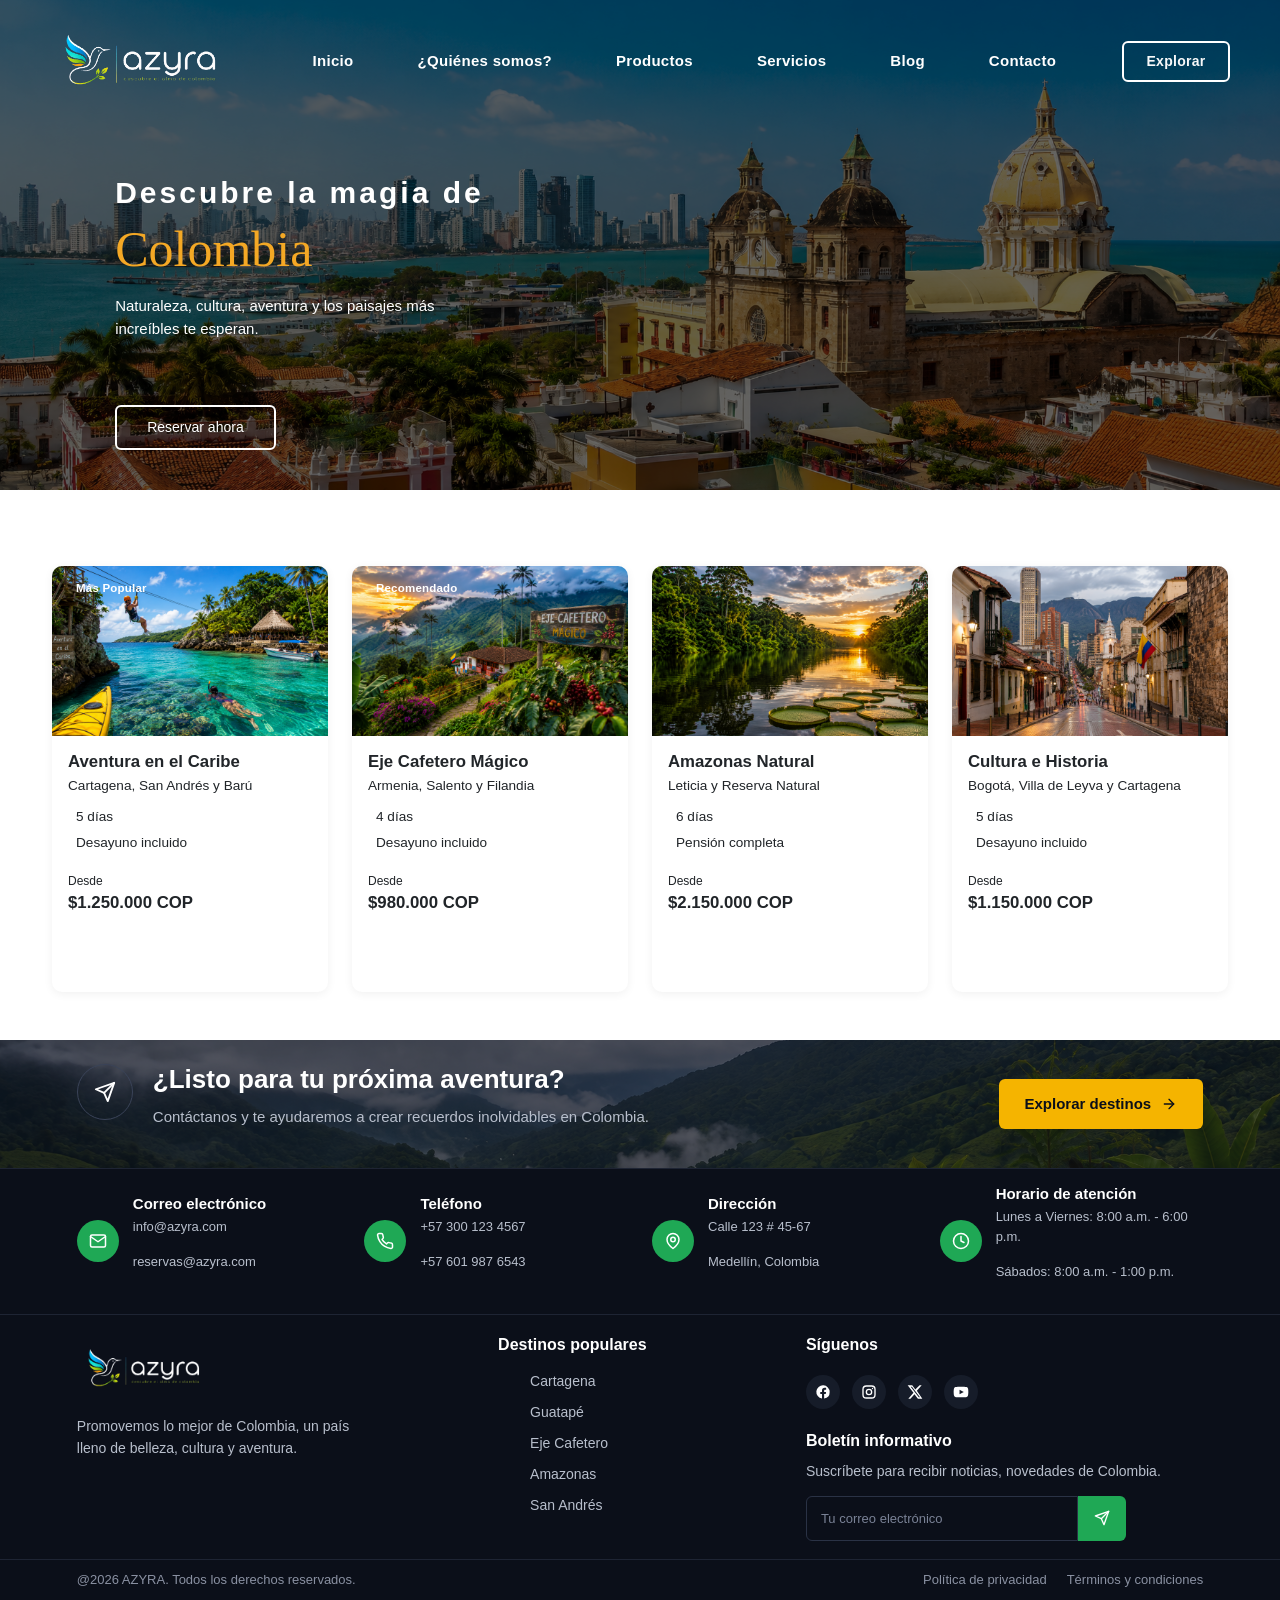
<file: productos.html>
<!DOCTYPE html>
<html lang="en">
<head>
    <meta charset="UTF-8">
    <meta name="viewport" content="width=device-width, initial-scale=1.0">
    <link rel="stylesheet" href="./css/estilos.css">
    <link href="https://cdn.jsdelivr.net/npm/bootstrap@5.3.8/dist/css/bootstrap.min.css" rel="stylesheet"
        integrity="sha384-sRIl4kxILFvY47J16cr9ZwB07vP4J8+LH7qKQnuqkuIAvNWLzeN8tE5YBujZqJLB" crossorigin="anonymous">
    <script src="https://cdn.jsdelivr.net/npm/bootstrap@5.3.8/dist/js/bootstrap.bundle.min.js"
        integrity="sha384-FKyoEForCGlyvwx9Hj09JcYn3nv7wiPVlz7YYwJrWVcXK/BmnVDxM+D2scQbITxI"
        crossorigin="anonymous"></script>
    <title>Document</title>
</head>
<body>
     <section class="primera_parte">
        <header>
        <h1 style="position:absolute;width:1px;height:1px;overflow:hidden;clip:rect(0,0,0,0);white-space:nowrap;">Azyra Travel - Productos</h1>
        <nav class="navbar navbar-expand-lg">
            <div class="container-fluid">
                <a class="navbar-brand" href="./index.html">
                    <img src="./img/nav/logo.png" alt="Logo de la página">
                </a>
                <button class="navbar-toggler" type="button" data-bs-toggle="collapse"
                    data-bs-target="#navbarNav" aria-controls="navbarNav"
                    aria-expanded="false" aria-label="Toggle navigation">
                    <span class="navbar-toggler-icon"></span>
                </button>
                <div class="collapse navbar-collapse" id="navbarNav">
                    <ul class="navbar-nav mx-auto">
                        <li class="nav-item"><a class="nav-link" href="./index.html">Inicio</a></li>
                        <li class="nav-item"><a class="nav-link" href="./quienessomos.html">¿Quiénes somos?</a></li>
                        <li class="nav-item"><a class="nav-link" href="./productos.html">Productos</a></li>
                        <li class="nav-item"><a class="nav-link" href="./servicios.html">Servicios</a></li>
                        <li class="nav-item"><a class="nav-link" href="./blog.html">Blog</a></li>
                        <li class="nav-item"><a class="nav-link" href="./contacto.html">Contacto</a></li>
                    </ul>
                    <button class="btn btn-outline-light ms-lg-3">Explorar</button>
                </div>
            </div>
        </nav>
        <section class="inicio">
            <p class="primera">Descubre la magia de </p>
            <p class="segunda">Colombia</p>
            <p class="tercera">Naturaleza, cultura, aventura y los paisajes más <br> increíbles te esperan.</p><br>
            <div class="botones">
                <button>Reservar ahora</button>
            </div>
        </section>
        </header>
    </section>
 
    <main>
     <div class="top-bar"></div>
 
  <section id="productos" class="container py-5">
    <div class="row g-4">
 
      <div class="col-12 col-sm-6 col-lg-3">
        <article class="card producto-card h-100 border-0">
          <div class="position-relative">
            <img src="./img/PRODUCTOS/aventuracaribe.png" class="card-img-top producto-img" alt="Aventura en el Caribe">
            <span class="badge-tag badge-popular badge">Más Popular</span>
          </div>
          <div class="card-body d-flex flex-column">
            <h3 class="producto-titulo">Aventura en el Caribe</h3>
            <p class="producto-destino">Cartagena, San Andrés y Barú</p>
            <ul class="producto-info list-unstyled">
              <li><i class="bi bi-clock"></i> 5 días</li>
              <li><i class="bi bi-cup-hot"></i> Desayuno incluido</li>
            </ul>
            <div class="producto-precio mt-auto">
              <span class="precio-desde">Desde</span>
              <span class="precio-valor">$1.250.000 COP</span>
            </div>
            <button type="button" class="btn btn-producto mt-3">Ver detalles</button>
          </div>
        </article>
      </div>
 
      <div class="col-12 col-sm-6 col-lg-3">
        <article class="card producto-card h-100 border-0">
          <div class="position-relative">
            <img src="./img/PRODUCTOS/ejemagico.png" class="card-img-top producto-img" alt="Eje Cafetero Mágico">
            <span class="badge-tag badge-recomendado badge">Recomendado</span>
          </div>
          <div class="card-body d-flex flex-column">
            <h3 class="producto-titulo">Eje Cafetero Mágico</h3>
            <p class="producto-destino">Armenia, Salento y Filandia</p>
            <ul class="producto-info list-unstyled">
              <li><i class="bi bi-clock"></i> 4 días</li>
              <li><i class="bi bi-cup-hot"></i> Desayuno incluido</li>
            </ul>
            <div class="producto-precio mt-auto">
              <span class="precio-desde">Desde</span>
              <span class="precio-valor">$980.000 COP</span>
            </div>
            <button type="button" class="btn btn-producto mt-3">Ver detalles</button>
          </div>
        </article>
      </div>
 
      <div class="col-12 col-sm-6 col-lg-3">
        <article class="card producto-card h-100 border-0">
          <div class="position-relative">
            <img src="./img/PRODUCTOS/amazonas.png" class="card-img-top producto-img" alt="Amazonas Natural">
          </div>
          <div class="card-body d-flex flex-column">
            <h3 class="producto-titulo">Amazonas Natural</h3>
            <p class="producto-destino">Leticia y Reserva Natural</p>
            <ul class="producto-info list-unstyled">
              <li><i class="bi bi-clock"></i> 6 días</li>
              <li><i class="bi bi-cup-hot"></i> Pensión completa</li>
            </ul>
            <div class="producto-precio mt-auto">
              <span class="precio-desde">Desde</span>
              <span class="precio-valor">$2.150.000 COP</span>
            </div>
            <button type="button" class="btn btn-producto mt-3">Ver detalles</button>
          </div>
        </article>
      </div>
 
      <div class="col-12 col-sm-6 col-lg-3">
        <article class="card producto-card h-100 border-0">
          <div class="position-relative">
            <img src="./img/PRODUCTOS/bogota (2).png" class="card-img-top producto-img" alt="Cultura e Historia">
          </div>
          <div class="card-body d-flex flex-column">
            <h3 class="producto-titulo">Cultura e Historia</h3>
            <p class="producto-destino">Bogotá, Villa de Leyva y Cartagena</p>
            <ul class="producto-info list-unstyled">
              <li><i class="bi bi-clock"></i> 5 días</li>
              <li><i class="bi bi-cup-hot"></i> Desayuno incluido</li>
            </ul>
            <div class="producto-precio mt-auto">
              <span class="precio-desde">Desde</span>
              <span class="precio-valor">$1.150.000 COP</span>
            </div>
            <button type="button" class="btn btn-producto mt-3">Ver detalles</button>
          </div>
        </article>
      </div>
 
    </div>
  </section>
    </main>
 
    <footer>
    <div class="arriba">
        <div class="parteizquierda">
            <div class="icono-avion">
                <svg viewBox="0 0 24 24" fill="none" stroke="currentColor" stroke-width="2" stroke-linecap="round" stroke-linejoin="round"><path d="M22 2 11 13"/><path d="M22 2 15 22l-4-9-9-4 20-7z"/></svg>
            </div>
            <div>
                <h2>¿Listo para tu próxima aventura?</h2>
                <p>Contáctanos y te ayudaremos a crear
                   recuerdos inolvidables en Colombia.</p>
            </div>
        </div>
        <div class="partederecho">
            <button>
                Explorar destinos
                <svg viewBox="0 0 24 24" fill="none" stroke="currentColor" stroke-width="2" stroke-linecap="round" stroke-linejoin="round"><path d="M5 12h14"/><path d="m12 5 7 7-7 7"/></svg>
            </button>
        </div>
    </div>
 
    <div class="abajo">
        <div class="aplicaciones">
            <div class="contacto-item">
                <div class="icono-circulo">
                    <svg viewBox="0 0 24 24" fill="none" stroke="currentColor" stroke-width="2" stroke-linecap="round" stroke-linejoin="round"><rect x="2" y="4" width="20" height="16" rx="2"/><path d="m22 6-10 7L2 6"/></svg>
                </div>
                <div>
                    <h4>Correo electrónico</h4>
                    <p>info@azyra.com</p>
                    <p>reservas@azyra.com</p>
                </div>
            </div>
            <div class="contacto-item">
                <div class="icono-circulo">
                    <svg viewBox="0 0 24 24" fill="none" stroke="currentColor" stroke-width="2" stroke-linecap="round" stroke-linejoin="round"><path d="M22 16.9v3a2 2 0 0 1-2.2 2 19.8 19.8 0 0 1-8.6-3.1 19.5 19.5 0 0 1-6-6A19.8 19.8 0 0 1 2.1 4.2 2 2 0 0 1 4.1 2h3a2 2 0 0 1 2 1.7c.1 1 .3 2 .6 2.9a2 2 0 0 1-.5 2.1L8 9.9a16 16 0 0 0 6 6l1.2-1.2a2 2 0 0 1 2.1-.5c.9.3 1.9.5 2.9.6a2 2 0 0 1 1.8 2.1z"/></svg>
                </div>
                <div>
                    <h4>Teléfono</h4>
                    <p>+57 300 123 4567</p>
                    <p>+57 601 987 6543</p>
                </div>
            </div>
            <div class="contacto-item">
                <div class="icono-circulo">
                    <svg viewBox="0 0 24 24" fill="none" stroke="currentColor" stroke-width="2" stroke-linecap="round" stroke-linejoin="round"><path d="M20 10c0 6-8 12-8 12s-8-6-8-12a8 8 0 0 1 16 0z"/><circle cx="12" cy="10" r="3"/></svg>
                </div>
                <div>
                    <h4>Dirección</h4>
                    <p>Calle 123 # 45-67</p>
                    <p>Medellín, Colombia</p>
                </div>
            </div>
            <div class="contacto-item">
                <div class="icono-circulo">
                    <svg viewBox="0 0 24 24" fill="none" stroke="currentColor" stroke-width="2" stroke-linecap="round" stroke-linejoin="round"><circle cx="12" cy="12" r="10"/><path d="M12 6v6l4 2"/></svg>
                </div>
                <div>
                    <h4>Horario de atención</h4>
                    <p>Lunes a Viernes: 8:00 a.m. - 6:00 p.m.</p>
                    <p>Sábados: 8:00 a.m. - 1:00 p.m.</p>
                </div>
            </div>
        </div>
 
        <div class="detalles">
            <div class="info">
                <img src="./img/nav/logo.png" alt="">
                <p>Promovemos lo mejor de Colombia, un país lleno de belleza,
                   cultura y aventura.
                </p>
            </div>
 
            <div class="destinospopulares">
                <p>Destinos populares</p>
                <ul>
                    <li>Cartagena</li>
                    <li>Guatapé</li>
                    <li>Eje Cafetero</li>
                    <li>Amazonas</li>
                    <li>San Andrés</li>
                </ul>
            </div>
 
            <div class="boletin_informativo">
                <div class="otrasaplicaciones">
                    <p>Síguenos</p>
                    <div class="redes">
                        <a href="https://www.facebook.com" target="_blank" rel="noopener" aria-label="Facebook">
                            <svg viewBox="0 0 24 24" fill="currentColor"><path d="M22 12a10 10 0 1 0-11.5 9.9v-7H7.9V12h2.6V9.8c0-2.6 1.5-4 3.9-4 1.1 0 2.3.2 2.3.2v2.5h-1.3c-1.3 0-1.7.8-1.7 1.6V12h2.9l-.5 2.9h-2.4v7A10 10 0 0 0 22 12z"/></svg>
                        </a>
                        <a href="#" aria-label="Instagram">
                            <svg viewBox="0 0 24 24" fill="none" stroke="currentColor" stroke-width="2"><rect x="3" y="3" width="18" height="18" rx="5"/><circle cx="12" cy="12" r="4"/><circle cx="17.3" cy="6.7" r="1" fill="currentColor" stroke="none"/></svg>
                        </a>
                        <a href="#" aria-label="X">
                            <svg viewBox="0 0 24 24" fill="currentColor"><path d="M18.9 2H22l-7.2 8.2L23 22h-6.6l-5.2-6.7L5.2 22H2l7.7-8.8L1 2h6.8l4.7 6.2L18.9 2zm-1.2 18h1.8L7.4 4H5.5l12.2 16z"/></svg>
                        </a>
                        <a href="#" aria-label="YouTube">
                            <svg viewBox="0 0 24 24" fill="currentColor"><path d="M23 12s0-3.6-.5-5.3c-.3-1-1.1-1.8-2.1-2.1C18.6 4 12 4 12 4s-6.6 0-8.4.6c-1 .3-1.8 1.1-2.1 2.1C1 8.4 1 12 1 12s0 3.6.5 5.3c.3 1 1.1 1.8 2.1 2.1C5.4 20 12 20 12 20s6.6 0 8.4-.6c1-.3 1.8-1.1 2.1-2.1.5-1.7.5-5.3.5-5.3zM9.8 15.5V8.5l6.4 3.5-6.4 3.5z"/></svg>
                        </a>
                    </div>
                </div>
                <div class="miniformulario">
                    <p>Boletín informativo</p>
                    <p class="descripcion">Suscríbete para recibir noticias, novedades de Colombia.</p>
                    <form>
                        <input type="email" placeholder="Tu correo electrónico">
                        <button type="submit" aria-label="Suscribirse">
                            <svg viewBox="0 0 24 24" fill="none" stroke="currentColor" stroke-width="2" stroke-linecap="round" stroke-linejoin="round"><path d="M22 2 11 13"/><path d="M22 2 15 22l-4-9-9-4 20-7z"/></svg>
                        </button>
                    </form>
                </div>
            </div>
        </div>
    </div>
 
    <div class="derechosautor">
        <p>@2026 AZYRA. Todos los derechos reservados.</p>
        <div class="enlaces-legales">
            <a href="#">Política de privacidad</a>
            <a href="#">Términos y condiciones</a>
        </div>
    </div>
    </footer>
</body>
</html>
</file>
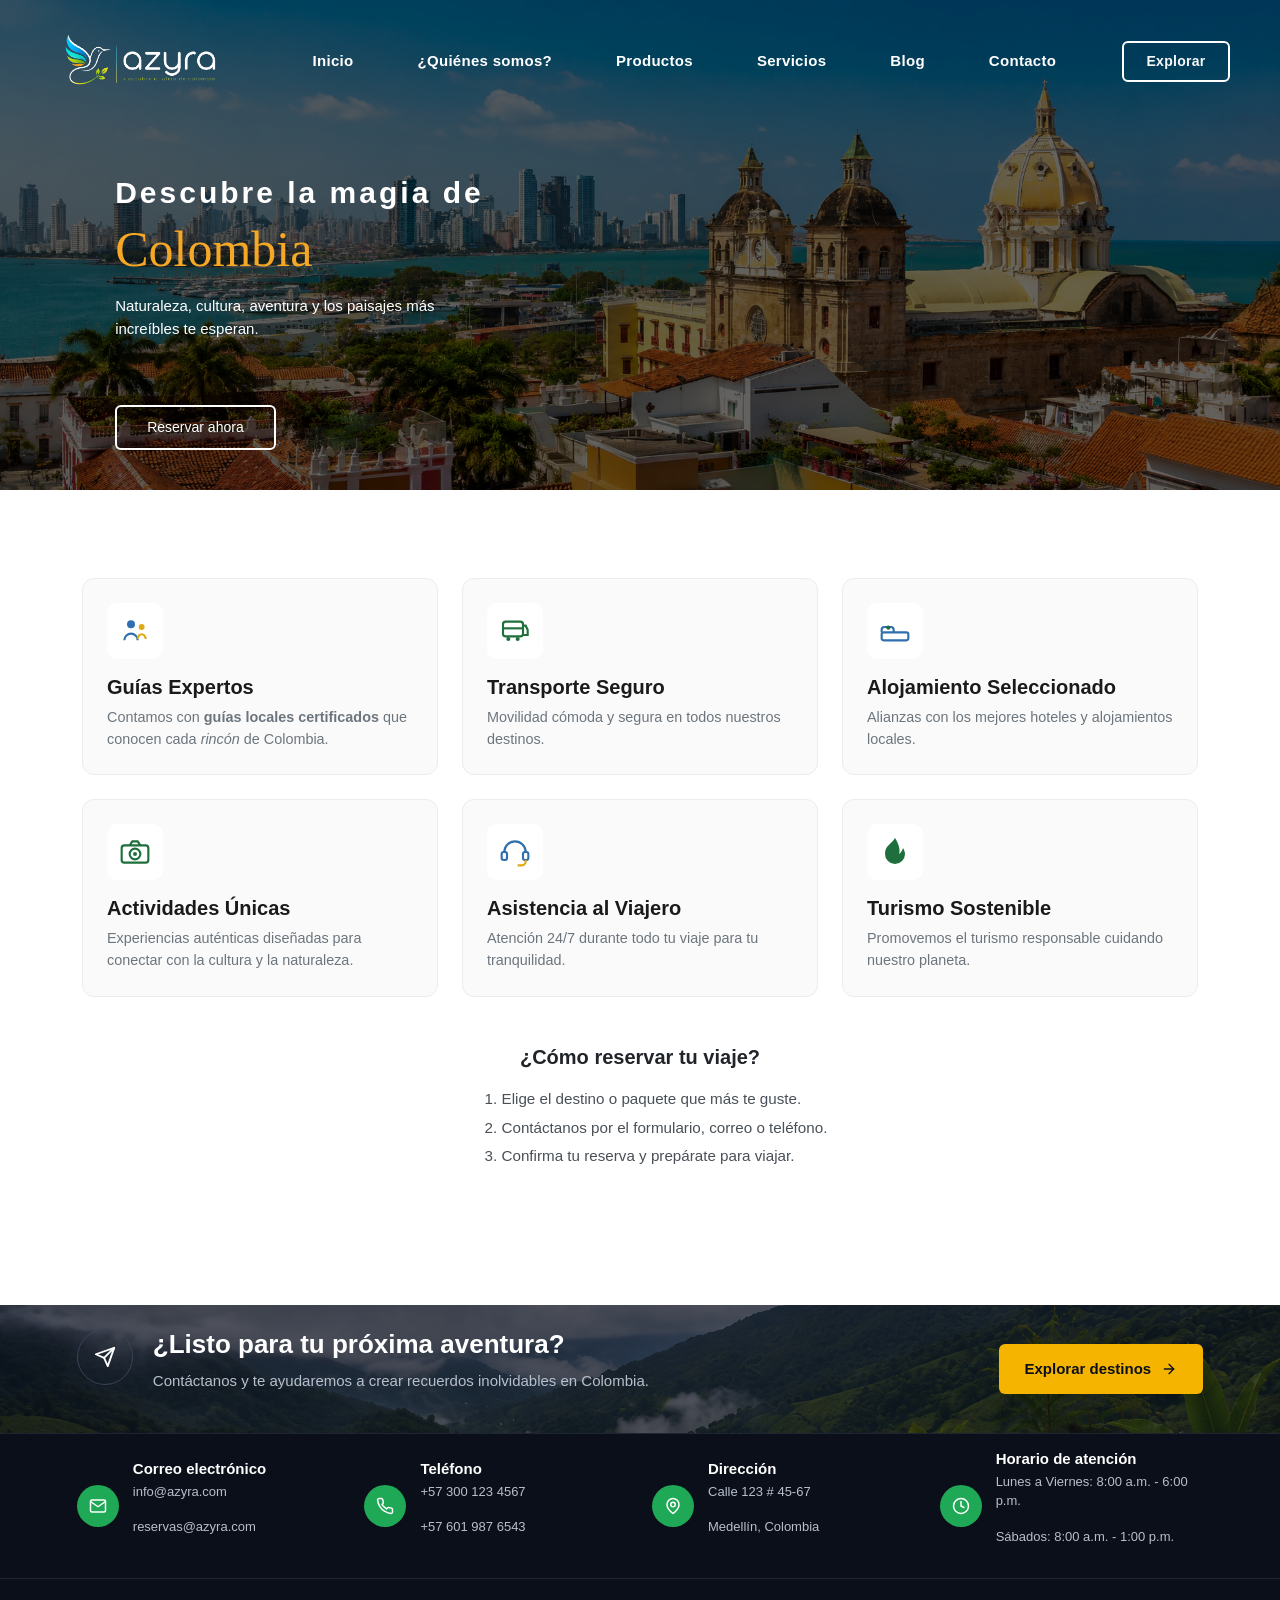
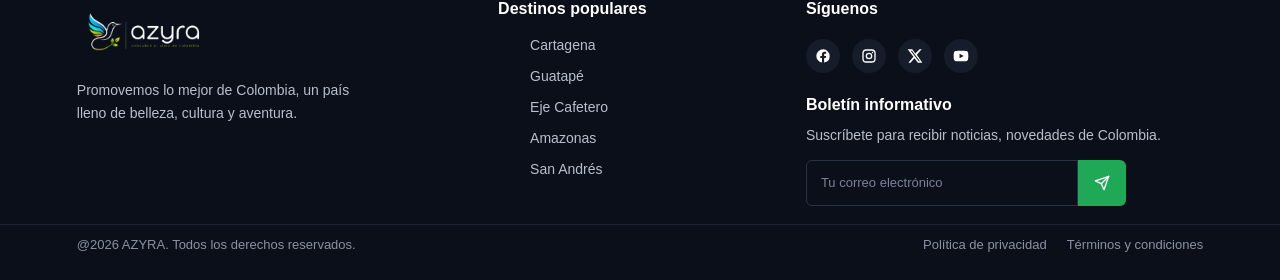
<file: servicios.html>
<!DOCTYPE html>
<html lang="en">
<head>
    <meta charset="UTF-8">
    <meta name="viewport" content="width=device-width, initial-scale=1.0">
    <link rel="stylesheet" href="./css/estilos.css">
    <link href="https://cdn.jsdelivr.net/npm/bootstrap@5.3.8/dist/css/bootstrap.min.css" rel="stylesheet"
        integrity="sha384-sRIl4kxILFvY47J16cr9ZwB07vP4J8+LH7qKQnuqkuIAvNWLzeN8tE5YBujZqJLB" crossorigin="anonymous">
    <script src="https://cdn.jsdelivr.net/npm/bootstrap@5.3.8/dist/js/bootstrap.bundle.min.js"
        integrity="sha384-FKyoEForCGlyvwx9Hj09JcYn3nv7wiPVlz7YYwJrWVcXK/BmnVDxM+D2scQbITxI"
        crossorigin="anonymous"></script>
    <title>Document</title>
</head>
<body>
     <section class="primera_parte">
        <header>
        <h1 style="position:absolute;width:1px;height:1px;overflow:hidden;clip:rect(0,0,0,0);white-space:nowrap;">Azyra Travel - Servicios</h1>
        <nav class="navbar navbar-expand-lg">
            <div class="container-fluid">
                <a class="navbar-brand" href="./index.html">
                    <img src="./img/nav/logo.png" alt="Logo de la página">
                </a>
                <button class="navbar-toggler" type="button" data-bs-toggle="collapse"
                    data-bs-target="#navbarNav" aria-controls="navbarNav"
                    aria-expanded="false" aria-label="Toggle navigation">
                    <span class="navbar-toggler-icon"></span>
                </button>
                <div class="collapse navbar-collapse" id="navbarNav">
                    <ul class="navbar-nav mx-auto">
                        <li class="nav-item"><a class="nav-link" href="./index.html">Inicio</a></li>
                        <li class="nav-item"><a class="nav-link" href="./quienessomos.html">¿Quiénes somos?</a></li>
                        <li class="nav-item"><a class="nav-link" href="./productos.html">Productos</a></li>
                        <li class="nav-item"><a class="nav-link" href="./servicios.html">Servicios</a></li>
                        <li class="nav-item"><a class="nav-link" href="./blog.html">Blog</a></li>
                        <li class="nav-item"><a class="nav-link" href="./contacto.html">Contacto</a></li>
                    </ul>
                    <button class="btn btn-outline-light ms-lg-3">Explorar</button>
                </div>
            </div>
        </nav>
        <section class="inicio">
            <p class="primera">Descubre la magia de </p>
            <p class="segunda">Colombia</p>
            <p class="tercera">Naturaleza, cultura, aventura y los paisajes más <br> increíbles te esperan.</p><br>
            <div class="botones">
                <button>Reservar ahora</button>
            </div>
        </section>
        </header>
    </section>
 
    <main>
    <section class="servicios">
    <div class="container py-5">
      <div class="row row-cols-1 row-cols-md-3 g-4">
 
        <div class="col">
          <div class="servicio-card p-4 h-100">
            <div class="servicio-icono mb-3">
              <svg viewBox="0 0 24 24" width="32" height="32"><circle cx="9" cy="7" r="3" fill="#2f6fb0"/><path d="M4 19c0-3 2.5-5 5-5s5 2 5 5" stroke="#2f6fb0" stroke-width="1.6" fill="none"/><circle cx="17" cy="9" r="2.2" fill="#e0a913"/><path d="M14 18c0-2.2 1.6-3.6 3-3.6s3 1.4 3 3.6" stroke="#e0a913" stroke-width="1.6" fill="none"/></svg>
            </div>
            <h5 class="fw-bold">Guías Expertos</h5>
            <p class="text-secondary mb-0">
              Contamos con <strong>guías locales certificados</strong> que conocen cada <em>rincón</em> de Colombia.
            </p>
          </div>
        </div>
 
        <div class="col">
          <div class="servicio-card p-4 h-100">
            <div class="servicio-icono mb-3">
              <svg viewBox="0 0 24 24" width="32" height="32" fill="none" stroke="#1f6f3d" stroke-width="1.6"><rect x="3" y="5" width="15" height="11" rx="2"/><path d="M3 10h15"/><circle cx="7" cy="18" r="1.5" fill="#1f6f3d" stroke="none"/><circle cx="14" cy="18" r="1.5" fill="#1f6f3d" stroke="none"/><path d="M18 8h2l1.5 3v4H18"/></svg>
            </div>
            <h5 class="fw-bold">Transporte Seguro</h5>
            <p class="text-secondary mb-0">
              Movilidad cómoda y segura en todos nuestros destinos.
            </p>
          </div>
        </div>
 
        <div class="col">
          <div class="servicio-card p-4 h-100">
            <div class="servicio-icono mb-3">
              <svg viewBox="0 0 24 24" width="32" height="32"><rect x="2" y="13" width="20" height="6" rx="1.5" fill="none" stroke="#2f6fb0" stroke-width="1.6"/><path d="M2 13v-2a2 2 0 0 1 2-2h5a2 2 0 0 1 2 2v2" fill="none" stroke="#2f6fb0" stroke-width="1.6"/><circle cx="7" cy="9.5" r="1.6" fill="#1f6f3d"/></svg>
            </div>
            <h5 class="fw-bold">Alojamiento Seleccionado</h5>
            <p class="text-secondary mb-0">
              Alianzas con los mejores hoteles y alojamientos locales.
            </p>
          </div>
        </div>
 
        <div class="col">
          <div class="servicio-card p-4 h-100">
            <div class="servicio-icono mb-3">
              <svg viewBox="0 0 24 24" width="32" height="32" fill="none" stroke="#1f6f3d" stroke-width="1.6"><rect x="2" y="7" width="20" height="13" rx="2"/><path d="M8 7 10 4h4l2 3"/><circle cx="12" cy="13.5" r="4"/><circle cx="12" cy="13.5" r="1.5" fill="#1f6f3d" stroke="none"/></svg>
            </div>
            <h5 class="fw-bold">Actividades Únicas</h5>
            <p class="text-secondary mb-0">
              Experiencias auténticas diseñadas para conectar con la cultura y la naturaleza.
            </p>
          </div>
        </div>
 
        <div class="col">
          <div class="servicio-card p-4 h-100">
            <div class="servicio-icono mb-3">
              <svg viewBox="0 0 24 24" width="32" height="32" fill="none" stroke-width="1.6"><path d="M4 12a8 8 0 0 1 16 0" stroke="#2f6fb0"/><rect x="2" y="12" width="4" height="6" rx="1.5" stroke="#2f6fb0"/><rect x="18" y="12" width="4" height="6" rx="1.5" stroke="#2f6fb0"/><path d="M20 18v1a3 3 0 0 1-3 3h-3" stroke="#e0a913"/></svg>
            </div>
            <h5 class="fw-bold">Asistencia al Viajero</h5>
            <p class="text-secondary mb-0">
              Atención 24/7 durante todo tu viaje para tu tranquilidad.
            </p>
          </div>
        </div>
 
        <div class="col">
          <div class="servicio-card p-4 h-100">
            <div class="servicio-icono mb-3">
              <svg viewBox="0 0 16 16" width="32" height="32" fill="#1f6f3d"><path d="M8 1c-1.5 3-5 3.5-5 8a5 5 0 0 0 10 0c0-1.5-1-3-1-3s-.5 2-2 3c1-2.5-1-6.5-2-8z"/></svg>
            </div>
            <h5 class="fw-bold">Turismo Sostenible</h5>
            <p class="text-secondary mb-0">
              Promovemos el turismo responsable cuidando nuestro planeta.
            </p>
          </div>
        </div>
 
      </div>
 
      <div class="row justify-content-center mt-5">
        <div class="col-lg-8 text-center">
          <h5 class="fw-bold mb-3">¿Cómo reservar tu viaje?</h5>
          <ol style="list-style-position: inside; text-align: left; display: inline-block; color: #495057; font-size: 0.95rem; line-height: 1.9;">
            <li>Elige el destino o paquete que más te guste.</li>
            <li>Contáctanos por el formulario, correo o teléfono.</li>
            <li>Confirma tu reserva y prepárate para viajar.</li>
          </ol>
        </div>
      </div>
 
    </div>
  </section>
    </main>
 
 
    <footer>
    <div class="arriba">
        <div class="parteizquierda">
            <div class="icono-avion">
                <svg viewBox="0 0 24 24" fill="none" stroke="currentColor" stroke-width="2" stroke-linecap="round" stroke-linejoin="round"><path d="M22 2 11 13"/><path d="M22 2 15 22l-4-9-9-4 20-7z"/></svg>
            </div>
            <div>
                <h2>¿Listo para tu próxima aventura?</h2>
                <p>Contáctanos y te ayudaremos a crear
                   recuerdos inolvidables en Colombia.</p>
            </div>
        </div>
        <div class="partederecho">
            <button>
                Explorar destinos
                <svg viewBox="0 0 24 24" fill="none" stroke="currentColor" stroke-width="2" stroke-linecap="round" stroke-linejoin="round"><path d="M5 12h14"/><path d="m12 5 7 7-7 7"/></svg>
            </button>
        </div>
    </div>
 
    <div class="abajo">
        <div class="aplicaciones">
            <div class="contacto-item">
                <div class="icono-circulo">
                    <svg viewBox="0 0 24 24" fill="none" stroke="currentColor" stroke-width="2" stroke-linecap="round" stroke-linejoin="round"><rect x="2" y="4" width="20" height="16" rx="2"/><path d="m22 6-10 7L2 6"/></svg>
                </div>
                <div>
                    <h4>Correo electrónico</h4>
                    <p>info@azyra.com</p>
                    <p>reservas@azyra.com</p>
                </div>
            </div>
            <div class="contacto-item">
                <div class="icono-circulo">
                    <svg viewBox="0 0 24 24" fill="none" stroke="currentColor" stroke-width="2" stroke-linecap="round" stroke-linejoin="round"><path d="M22 16.9v3a2 2 0 0 1-2.2 2 19.8 19.8 0 0 1-8.6-3.1 19.5 19.5 0 0 1-6-6A19.8 19.8 0 0 1 2.1 4.2 2 2 0 0 1 4.1 2h3a2 2 0 0 1 2 1.7c.1 1 .3 2 .6 2.9a2 2 0 0 1-.5 2.1L8 9.9a16 16 0 0 0 6 6l1.2-1.2a2 2 0 0 1 2.1-.5c.9.3 1.9.5 2.9.6a2 2 0 0 1 1.8 2.1z"/></svg>
                </div>
                <div>
                    <h4>Teléfono</h4>
                    <p>+57 300 123 4567</p>
                    <p>+57 601 987 6543</p>
                </div>
            </div>
            <div class="contacto-item">
                <div class="icono-circulo">
                    <svg viewBox="0 0 24 24" fill="none" stroke="currentColor" stroke-width="2" stroke-linecap="round" stroke-linejoin="round"><path d="M20 10c0 6-8 12-8 12s-8-6-8-12a8 8 0 0 1 16 0z"/><circle cx="12" cy="10" r="3"/></svg>
                </div>
                <div>
                    <h4>Dirección</h4>
                    <p>Calle 123 # 45-67</p>
                    <p>Medellín, Colombia</p>
                </div>
            </div>
            <div class="contacto-item">
                <div class="icono-circulo">
                    <svg viewBox="0 0 24 24" fill="none" stroke="currentColor" stroke-width="2" stroke-linecap="round" stroke-linejoin="round"><circle cx="12" cy="12" r="10"/><path d="M12 6v6l4 2"/></svg>
                </div>
                <div>
                    <h4>Horario de atención</h4>
                    <p>Lunes a Viernes: 8:00 a.m. - 6:00 p.m.</p>
                    <p>Sábados: 8:00 a.m. - 1:00 p.m.</p>
                </div>
            </div>
        </div>
 
        <div class="detalles">
            <div class="info">
                <img src="./img/nav/logo.png" alt="">
                <p>Promovemos lo mejor de Colombia, un país lleno de belleza,
                   cultura y aventura.
                </p>
            </div>
 
            <div class="destinospopulares">
                <p>Destinos populares</p>
                <ul>
                    <li>Cartagena</li>
                    <li>Guatapé</li>
                    <li>Eje Cafetero</li>
                    <li>Amazonas</li>
                    <li>San Andrés</li>
                </ul>
            </div>
 
            <div class="boletin_informativo">
                <div class="otrasaplicaciones">
                    <p>Síguenos</p>
                    <div class="redes">
                        <a href="https://www.facebook.com" target="_blank" rel="noopener" aria-label="Facebook">
                            <svg viewBox="0 0 24 24" fill="currentColor"><path d="M22 12a10 10 0 1 0-11.5 9.9v-7H7.9V12h2.6V9.8c0-2.6 1.5-4 3.9-4 1.1 0 2.3.2 2.3.2v2.5h-1.3c-1.3 0-1.7.8-1.7 1.6V12h2.9l-.5 2.9h-2.4v7A10 10 0 0 0 22 12z"/></svg>
                        </a>
                        <a href="#" aria-label="Instagram">
                            <svg viewBox="0 0 24 24" fill="none" stroke="currentColor" stroke-width="2"><rect x="3" y="3" width="18" height="18" rx="5"/><circle cx="12" cy="12" r="4"/><circle cx="17.3" cy="6.7" r="1" fill="currentColor" stroke="none"/></svg>
                        </a>
                        <a href="#" aria-label="X">
                            <svg viewBox="0 0 24 24" fill="currentColor"><path d="M18.9 2H22l-7.2 8.2L23 22h-6.6l-5.2-6.7L5.2 22H2l7.7-8.8L1 2h6.8l4.7 6.2L18.9 2zm-1.2 18h1.8L7.4 4H5.5l12.2 16z"/></svg>
                        </a>
                        <a href="#" aria-label="YouTube">
                            <svg viewBox="0 0 24 24" fill="currentColor"><path d="M23 12s0-3.6-.5-5.3c-.3-1-1.1-1.8-2.1-2.1C18.6 4 12 4 12 4s-6.6 0-8.4.6c-1 .3-1.8 1.1-2.1 2.1C1 8.4 1 12 1 12s0 3.6.5 5.3c.3 1 1.1 1.8 2.1 2.1C5.4 20 12 20 12 20s6.6 0 8.4-.6c1-.3 1.8-1.1 2.1-2.1.5-1.7.5-5.3.5-5.3zM9.8 15.5V8.5l6.4 3.5-6.4 3.5z"/></svg>
                        </a>
                    </div>
                </div>
                <div class="miniformulario">
                    <p>Boletín informativo</p>
                    <p class="descripcion">Suscríbete para recibir noticias, novedades de Colombia.</p>
                    <form>
                        <input type="email" placeholder="Tu correo electrónico">
                        <button type="submit" aria-label="Suscribirse">
                            <svg viewBox="0 0 24 24" fill="none" stroke="currentColor" stroke-width="2" stroke-linecap="round" stroke-linejoin="round"><path d="M22 2 11 13"/><path d="M22 2 15 22l-4-9-9-4 20-7z"/></svg>
                        </button>
                    </form>
                </div>
            </div>
        </div>
    </div>
 
    <div class="derechosautor">
        <p>@2026 AZYRA. Todos los derechos reservados.</p>
        <div class="enlaces-legales">
            <a href="#">Política de privacidad</a>
            <a href="#">Términos y condiciones</a>
        </div>
    </div>
    </footer>
</body>
</html>
</file>
<file: css/estilos.css>
*{
    margin: 0;
    padding: 0;
    font-family: 'Trebuchet MS', 'Segoe UI', Verdana, sans-serif;
    box-sizing: border-box;
}
.primera_parte{
    width: 100%;
    min-height: 450px;
    background-image: linear-gradient(rgba(0,0,0,0.6), rgba(0,0,0,0.6)), url("../img/inicio/fondo.png");
    background-size: cover;
    background-position: center;

.inicio{
    width: 100%;
    min-height: 350px;
    padding-top: 60px;
    padding-bottom: 40px;

    .primera{
        font-size: 30px;
        margin-left: 9%;
        letter-spacing: 3px;
        color: white;
        font-weight: bold;
        line-height: 1.2;
        margin-top: 9%;
    }
    .segunda{
        font-size: 50px;
        margin-left: 9%;
        margin-top: -8px;
        color: #F4A825;
        font-family: 'Brush Script MT', 'Lucida Handwriting', cursive;
        line-height: 1.2;
    }
    .tercera{
        font-size: 15px;
        margin-left: 9%;
        margin-top: 15px;
        color: white;
        line-height: 1.5;
    }
    button {
        padding: 12px 30px;
        height: 45px;
        margin-top: 25px;
        margin-left: 9%;
        font-size: 14px;
        border: 2px solid white;
        color: white;
        background-color: transparent;
        border-radius: 6px;
        cursor: pointer;
        line-height: 1.2;
    }

    button:hover {
        color: black;
        font-weight: bold;
        background: linear-gradient(to bottom, #F9D976 0%, #D9A621 100%);
        border: none;
    }
}
}

/* NAVBAR DE BOOTSTRAP */

.primera_parte .navbar{
    background-color: transparent;
    padding: 0.6% 3%;
    position: fixed;
    top: 0;
    width: 100%;
    z-index: 1030;
    transition: background-color 0.3s ease, backdrop-filter 0.3s ease;
}


.primera_parte .navbar:hover{
    background-color: rgb(9, 36, 80);
    backdrop-filter: blur(8px);
    -webkit-backdrop-filter: blur(8px);
}

@supports (animation-timeline: scroll()) {
    .primera_parte .navbar{
        animation: navbar-oscurecer linear both;
        animation-timeline: scroll();
        animation-range: 0px 250px; 
    }
    .primera_parte .navbar:hover{
        background-color: transparent; 
        backdrop-filter: none;
        -webkit-backdrop-filter: none;
    }
}

@keyframes navbar-oscurecer{
    from{ background-color: transparent; }
    to{ background-color: rgba(3, 27, 63, 0.9); }
}
.primera_parte .navbar-brand img{
    width: 180px;
    height: auto;
}
.primera_parte .navbar-collapse{
    flex-grow: 1;
    align-items: center;
}
.primera_parte .navbar-nav{
    flex-grow: 1;
    justify-content: center;
    align-items: center;
    gap: 18px 48px;
}
.primera_parte .nav-link{
    color: white;
    font-weight: bold;
    font-size: 15px;
    letter-spacing: 0.3px;
    white-space: nowrap;
    transition: color 0.2s ease;
}
.primera_parte .nav-link:hover{
    color: #F4A825;
}
.primera_parte .nav-link.active{
    color: #F4A825;
    position: relative;
    padding-bottom: 6px;
}
.primera_parte .nav-link.active::after{
    content: "";
    position: absolute;
    left: 0;
    right: 0;
    bottom: -2px;
    height: 2px;
    background-color: #F4A825;
    border-radius: 2px;
}
.primera_parte .btn-outline-light{
    margin-left: auto !important;
    padding: 8px 22px;
    font-size: 14px;
    letter-spacing: 0.3px;
    flex-shrink: 0;
}
@media (max-width: 1200px) and (min-width: 992px){
    .primera_parte .navbar-nav{
        gap: 18px 28px;
    }
}

.primera_parte .navbar-toggler-icon{
    filter: invert(1);
}
.primera_parte .btn-outline-light{
    border: 2px solid white;
    border-radius: 6px;
    font-weight: bold;
}
.primera_parte .btn-outline-light:hover{
    color: black;
    background: linear-gradient(to bottom, #F9D976 0%, #D9A621 100%);
    border: none;
}
@media (max-width: 991px){
    .primera_parte .navbar-collapse{
        background-color: rgba(0,0,0,0.85);
        margin-top: 10px;
        border-radius: 8px;
        padding: 10px;
    }
    .primera_parte .navbar-nav{
        text-align: center;
    }
    .primera_parte .btn-outline-light{
        margin: 15px auto 5px !important;
        display: block;
    }
}

/* PARTE RESPONSIVA PRIMERA PARTE */

@media (max-width: 768px){
    .primera_parte{
        height: auto;
        padding-bottom: 30px;
    }
    .inicio{
        height: auto;
        padding: 30px 0;
        text-align: left;
        
    }

    .inicio .primera{
        margin-top: 9%;
    }
    .inicio .primera,
    .inicio .segunda,
    .inicio .tercera{
        margin-left: 5%;
        padding-right: 5%;
        
    }
    .inicio button{
        margin-left: 5%;
        width: auto;
        padding: 14px 30px;
        font-size: 13px;
        white-space: nowrap;
    }
}

@media (max-width: 480px){
    .primera_parte{
       min-height:100vh;
    }
    .inicio .segunda{
        font-size: 38px;
    }
    .inicio .tercera{
        font-size: 13px;
    }
    .inicio button{
        width: auto;
        padding: 12px 28px;
        font-size: 14px;
    }
}


#carruselDestinos {
  max-width: 900px;
  margin: 0 auto 3rem;
  border-radius: 15px;
  overflow: hidden;
  box-shadow: 0 8px 20px rgba(0, 0, 0, 0.25);
  margin-top: 5%;

  .carousel-item img {
    height: 450px;
    object-fit: cover;
  }

  .carousel-caption {
    background: rgba(0, 0, 0, 0.45);
    border-radius: 10px;
    padding: 15px 20px;
    bottom: 40px;

    h5 {
      font-weight: 700;
      margin-bottom: 5px;
    }
  }
}

.destinos{
    width: 95%;
    height: auto;
    align-items: center;
    margin-left: 2.5%;

    .titulo{
        font-size: 35px;
        margin-top: 5%;
        letter-spacing: 3px;
        color: #1a3458;
        font-weight: bold;
        text-align: center;
    }

    .cartas{
        display: flex;
        justify-content: space-around;
        width: 100%;
        height: auto;
        margin-top: 5%;
    }

    .carta{
        width: 18%;
        height: auto;
        border: 1px solid;
        border-radius: 5%;
        color: rgb(90, 90, 90);

    }

    img{
        width: 100%;
        height: 55%;
        border-top-left-radius: 5%;
        border-top-right-radius: 5%;
    }
    .subtitulo{
        font-size: 20px;
        margin-top: 1%;
        font-weight: bold;
        color: black;
        margin-left: 7%;
    }
    .descripcion{
        font-size: 13px;
        font-weight: 400;
        line-height: 1.5;
        color: rgb(90, 90, 90);
        margin-top: 8px;
        margin-left: 7%;
        margin-right: 30%;
    }
    button{
        width: auto;
        height: auto;
        background-color: transparent;
        border:none;
        padding: 0 20px;
        margin: 7% auto 20px auto;
        display: block;
        cursor: pointer;
        white-space: nowrap;

        p{
            color: green;
            text-align: center;
        }
    }
    button:hover{
        p{
            color: rgb(23, 78, 32);
            font-weight: bold;
        }
    }
}

/* PARTE RESPONSIVA DESTINOS */

@media (max-width: 992px){
    .destinos .cartas{
        flex-wrap: wrap;
        row-gap: 30px;
    }
    .destinos .carta{
        width: 30%;
    }
}

@media (max-width: 768px){
    .destinos .titulo{
        font-size: 28px;
    }
    .destinos .cartas{
        flex-wrap: wrap;
        row-gap: 25px;
    }
    .destinos .carta{
        width: 45%;
    }
    .destinos .descripcion{
        margin-right: 10%;
    }
}

@media (max-width: 480px){
    .destinos .titulo{
        font-size: 24px;
        margin-top: 10%;
    }
    .destinos .cartas{
        flex-direction: column;
        align-items: center;
    }
    .destinos .carta{
        width: 90%;
    }
    .destinos .descripcion{
        margin-right: 8%;
    }
}

.visitarColombia{
    width: 93%;
    height: auto;
    margin-left: 3.3%;
    display: flex;
    margin-top: 8%;
    background-color: rgb(243, 241, 241);

    img{
        width: 35%;
        height: 250px;
    }

    .introduccion{
        width: 30%;
        height: auto;
    

        .titulo{
            font-size: 30px;
            margin-top: 9%;
            color: #1a3458;
            font-weight: bold;
            text-align: center;
            margin-right: 19%;

        }
        .titulo2{
            font-size: 30px;
            color: #175820;
            font-weight: bold;
            text-align: center;
            margin-right: 40%;
            margin-top: 2.3px;
        }
        .descripcion{
            font-size: 15px;
            color: rgb(90, 90, 90);
            margin-left: 9%;
            margin-top: 5%;
            margin-right: 9%;
            line-height: 1.6;
        }
    }

    .items1, .items2{
        width: 20%;
        height: auto;
        

        .item{
            width: 100%;
            height: 50%;
            display: flex;

            img{
                width: 20%;
                height: 33%;
                margin-top: 15%;
            }

            .texto{
                width: 80%;
                height: auto;

               .subtitulo{
                font-size: 18px;
                color: #1a3458;
                margin-top: 12%;
                margin-left: 7%;
               } 
               .descrip{
                font-size: 13.5px;
                color: rgb(90, 90, 90);
                margin-top: 3%;
                margin-left: 7%;
                margin-right: 5%;
                line-height: 1.5;
               }

            }
        }
    }
}

/* PARTE RESPONSIVA VISITAR COLOMBIA */

@media (max-width: 1024px) {
    .visitarColombia{
        flex-wrap: wrap;

        img{
            width: 75%;
            height: 250px;
            margin: 0 auto;
            display: block;
            border-radius: 12px;
        }

        .introduccion{
            width: 100%;

            .titulo, .titulo2{
                margin-right: 0;
            }
        }

        .items1, .items2{
            width: 50%;
        }
    }
}

@media (max-width: 600px) {
    .visitarColombia{
        margin-left: 0;
        width: 100%;

        img{
            width: 70%;
            height: 180px;
            margin: 0 auto;
            display: block;
            border-radius: 12px;
        }

        .introduccion{
            .titulo, .titulo2{
                font-size: 24px;
            }

            .descripcion{
                margin-left: 5%;
                margin-right: 5%;
            }
        }

        .items1, .items2{
            width: 100%;
        }

        .item{
            width: 100%;
            box-sizing: border-box;
            padding-right: 5%;

            img{
                width: 3%;
                height: 3%;
                margin-top: 5% ;
            }

            .texto{
                width: 80%;
                box-sizing: border-box;
            }
        }
    }
}

.elegirDestino{
    width: 95%;
    max-width: 1100px;
    height: auto;
    margin-left: 9%;
     margin-bottom: 80px;

    .arriba{
        width: 100%;
        height: auto;

        .letrauno{
           font-size: 30px;
           font-weight: bold;
           color: #1a3458;
           text-align: center;
           margin-bottom: 8%;
           margin-top: 9%;
        }
    }

    .parte_baja{
        width: 100%;
        height: auto;
        display: flex;
        flex-wrap: wrap;
        gap: 16px;
        align-items: stretch;

        .lado_uno{
            flex: 1 1 550px;
            overflow-x: auto;

            table{
                width: 100%;
                border-collapse: collapse;
                border-radius: 12px;
                overflow: hidden;
                box-shadow: 0 1px 4px rgba(0,0,0,0.1);

                tr:first-child th{
                    background-color: #14532d;
                    color: white;
                    font-weight: 500;
                    font-size: 14px;
                    padding: 14px 12px;
                    text-align: left;
                }

                tr:not(:first-child) td{
                    background-color: white;
                    font-weight: normal;
                    font-size: 14px;
                    text-align: left;
                    padding: 10px 12px;
                    border-bottom: 1px solid #eee;
                }

                tr:not(:first-child):hover td{
                    background-color: #f7faf7;
                }

                tr th:first-child,
                tr td:first-child{
                    width: 50px;
                }

                tr:not(:first-child) td:first-child img{
                    width: 42px;
                    height: 42px;
                    object-fit: cover;
                    border-radius: 8px;
                    display: block;
                }

                tr:not(:first-child) td:nth-child(2){
                    font-weight: 600;
                    color: #1a1a1a;
                }

                tr:not(:first-child) td:last-child{
                    color: #14532d;
                    font-weight: 500;
                    cursor: pointer;
                }
                tr:not(:first-child) td:last-child::after{
                    content: " →";
                }
            }
        }

        .mapa{
            flex: 1 1 350px;
            position: relative;
            border-radius: 12px;
            overflow: hidden;

            iframe{
                width: 100%;
                height: 100%;
                min-height: 260px;
                border-radius: 12px;
                display: block;
            }

            .anuncio{
                position: absolute;
                top: 16px;
                right: 16px;
                background: white;
                border-radius: 10px;
                padding: 12px 14px;
                box-shadow: 0 2px 8px rgba(0,0,0,0.15);
                max-width: 190px;

                .titulo{
                    font-weight: bold;
                    font-size: 14px;
                    margin: 0 0 4px 0;
                }
                .texto{
                    font-size: 12px;
                    color: #666;
                    margin: 0;
                }
            }
        }
    }
}

@media (max-width: 768px){
    .elegirDestino{
        width: 92%;
        margin: 20px auto;
    }

    .elegirDestino .letra_uno{
        font-size: 22px;
    }

    .elegirDestino .parte_baja{
        flex-direction: column;
    }

    .elegirDestino .parte_baja .lado_uno,
    .elegirDestino .parte_baja .mapa{
        flex: 1 1 100%;
    }

    .elegirDestino .parte_baja .mapa iframe{
        min-height: 220px;
    }
}

footer {
    background-color: #0b0f19;
    color: #ffffff;
    width: 100%;
    margin-top: 0;


    .arriba {
        display: flex;
        justify-content: space-between;
        align-items: center;
        flex-wrap: wrap;
        gap: 20px;
        padding: 24px 6%;
        border-bottom: 1px solid #1e2433;
        background-image: url(../img/footer/fondo.png);
        background-size: cover;
        background-position: center;
        background-repeat: no-repeat;
        position: relative;

        &::before {
            content: "";
            position: absolute;
            inset: 0;
            background-color: rgba(11, 15, 25, 0.55);
        }

        > * {
            position: relative;
            z-index: 1;
        }

        .parteizquierda {
            display: flex;
            align-items: flex-start;
            gap: 20px;
            max-width: 650px;

            .icono-avion {
                flex-shrink: 0;
                width: 56px;
                height: 56px;
                border: 1px solid #3a4358;
                border-radius: 50%;
                display: flex;
                align-items: center;
                justify-content: center;
                font-size: 20px;
                color: #ffffff;

                svg {
                    width: 22px;
                    height: 22px;
                }
            }

            h2 {
                font-size: 26px;
                font-weight: 700;
                margin-bottom: 10px;
            }

            p {
                font-size: 15px;
                color: #b8bfcc;
                line-height: 1.5;
            }
        }

        .partederecho {
            button {
                background-color: #f5b400;
                color: #0b0f19;
                border: none;
                padding: 14px 26px;
                border-radius: 6px;
                font-size: 15px;
                font-weight: 600;
                cursor: pointer;
                display: flex;
                align-items: center;
                gap: 10px;
                transition: background-color 0.2s ease;

                svg {
                    width: 16px;
                    height: 16px;
                }

                &:hover {
                    background-color: #dba300;
                }
            }
        }
    }

    .abajo {
        .aplicaciones {
            display: flex;
            justify-content: space-between;
            flex-wrap: wrap;
            gap: 24px;
            padding: 16px 6%;
            border-bottom: 1px solid #1e2433;

            .contacto-item {
                display: flex;
                align-items: center;
                gap: 14px;
                flex: 1;
                min-width: 220px;

                .icono-circulo {
                    flex-shrink: 0;
                    width: 42px;
                    height: 42px;
                    border-radius: 50%;
                    background-color: #1fa855;
                    display: flex;
                    align-items: center;
                    justify-content: center;
                    font-size: 16px;
                    color: #ffffff;

                    svg {
                        width: 18px;
                        height: 18px;
                    }
                }

                h4 {
                    font-size: 15px;
                    font-weight: 600;
                    margin-bottom: 4px;
                }

                p {
                    font-size: 13px;
                    color: #b8bfcc;
                    line-height: 1.5;
                }
            }
        }

        .detalles {
            display: flex;
            justify-content: space-between;
            flex-wrap: wrap;
            gap: 24px;
            padding: 18px 6%;

            .info {
                flex: 1.4;
                min-width: 220px;

                img {
                    height: 72px;
                    margin-bottom: 10px;
                }

                p {
                    font-size: 14px;
                    color: #b8bfcc;
                    line-height: 1.6;
                    max-width: 300px;
                }
            }

            .destinospopulares {
                flex: 1;
                min-width: 160px;

                > p {
                    font-size: 16px;
                    font-weight: 600;
                    margin-bottom: 14px;
                }

                ul {
                    list-style: none;

                    li {
                        font-size: 14px;
                        color: #b8bfcc;
                        margin-bottom: 10px;
                        cursor: pointer;

                        &:hover {
                            color: #ffffff;
                        }
                    }
                }
            }

            .boletin_informativo {
                flex: 1.4;
                min-width: 260px;

                .otrasaplicaciones {
                    > p {
                        font-size: 16px;
                        font-weight: 600;
                        margin-bottom: 18px;
                    }

                    .redes {
                        display: flex;
                        gap: 12px;
                        margin-bottom: 20px;

                        a {
                            width: 34px;
                            height: 34px;
                            border-radius: 50%;
                            background-color: #161c29;
                            display: flex;
                            align-items: center;
                            justify-content: center;
                            color: #ffffff;
                            font-size: 14px;
                            text-decoration: none;
                            transition: background-color 0.2s ease;

                            svg {
                                width: 16px;
                                height: 16px;
                            }

                            &:hover {
                                background-color: #1fa855;
                            }
                        }
                    }
                }

                .miniformulario {
                    p:first-child {
                        font-size: 16px;
                        font-weight: 600;
                        margin-bottom: 8px;
                    }

                    p.descripcion {
                        font-size: 14px;
                        color: #b8bfcc;
                        margin-bottom: 14px;
                    }

                    form {
                        display: flex;
                        max-width: 320px;

                        input {
                            flex: 1;
                            padding: 12px 14px;
                            border: 1px solid #2a3245;
                            background-color: #0b0f19;
                            color: #ffffff;
                            border-radius: 6px 0 0 6px;
                            font-size: 13px;
                            outline: none;

                            &::placeholder {
                                color: #7a8296;
                            }
                        }

                        button {
                            background-color: #1fa855;
                            border: none;
                            color: #ffffff;
                            padding: 0 16px;
                            border-radius: 0 6px 6px 0;
                            cursor: pointer;
                            font-size: 15px;
                            transition: background-color 0.2s ease;
                            display: flex;
                            align-items: center;

                            svg {
                                width: 16px;
                                height: 16px;
                            }

                            &:hover {
                                background-color: #17903f;
                            }
                        }
                    }
                }
            }
        }
    }

    .derechosautor {
        border-top: 1px solid #1e2433;
        padding: 10px 6%;
        display: flex;
        justify-content: space-between;
        flex-wrap: wrap;
        gap: 10px;

        p {
            font-size: 13px;
            color: #8a91a2;
        }

        .enlaces-legales {
            display: flex;
            gap: 20px;

            a {
                font-size: 13px;
                color: #8a91a2;
                text-decoration: none;

                &:hover {
                    color: #ffffff;
                }
            }
        }
    }
}

@media (max-width: 900px) {
    footer {
        .abajo {
            .aplicaciones {
                flex-direction: column;
            }

            .detalles {
                flex-direction: column;
            }
        }
    }
}

@media (max-width: 600px) {
    footer {
        .arriba {
            flex-direction: column;
            align-items: flex-start;

            .partederecho button {
                width: 100%;
                justify-content: center;
            }
        }

        .derechosautor {
            flex-direction: column;
            text-align: center;

            .enlaces-legales {
                justify-content: center;
            }
        }
    }
}




/**PARTE CON BOOTSTRAP**/

/**CONTACTO**/


body {
  background-color: #f4f6f8;
  font-family: 'Segoe UI', Arial, sans-serif;
}

.contacto {
  &.seccion-contacto {
    padding: 90px 0 70px;
  }

  & .titulo-seccion {
    font-weight: 700;
    font-size: 22px;
    position: relative;
    padding-bottom: 12px;
    margin-bottom: 24px;

    &::after {
      content: "";
      position: absolute;
      left: 0;
      bottom: 0;
      width: 40px;
      height: 3px;
      background-color: #1fa855;
    }
  }

  & .form-label span {
    color: #dc3545;
  }

  & .form-control,
  & .form-select {
    padding: 10px 14px;
    border-radius: 8px;
    border: 1px solid #dcdfe4;

    &:focus {
      border-color: #1fa855;
      box-shadow: 0 0 0 0.2rem rgba(31, 168, 85, 0.15);
    }
  }

  & .btn-enviar {
    background-color: #1fa855;
    color: #ffffff;
    border-radius: 8px;
    padding: 10px 22px;
    font-weight: 600;

    &:hover {
      background-color: #17903f;
      color: #ffffff;
    }
  }

  & .nota-privacidad {
    font-size: 13px;
    color: #6c757d;
  }

  & .mapa-wrapper iframe {
    width: 100%;
    height: 260px;
    border: 0;
    border-radius: 10px;
  }

  & .direccion-mapa {
    font-size: 14px;
    color: #495057;
  }
}
   

/** QUIENES SOMOS**/

.quienessomos {
  font-family: 'Segoe UI', Arial, sans-serif;
  color: #2b2b2b;
  margin-bottom: 70px;

  & .icono-svg {
    width: 24px;
    height: 24px;
  }

  & .icono-svg-sm {
    width: 16px;
    height: 16px;
  }

  & .eyebrow {
    color: #1f6f3d;
    font-weight: 700;
    font-size: 0.8rem;
    letter-spacing: 1px;
  }

  & .section-historia {
    & .historia-img {
      max-height: 380px;
      object-fit: cover;
    }
  }

  & .section-valores {
    background-color: #f7f5f0;

    & .icono-circulo {
      width: 64px;
      height: 64px;
      border-radius: 50%;
      display: flex;
      align-items: center;
      justify-content: center;
      font-size: 1.5rem;
      color: #fff;

      &.icono-verde {
        background-color: #1f6f3d;
      }

      &.icono-amarillo {
        background-color: #e0a913;
      }

      &.icono-negro {
        background-color: #1a1a1a;
      }
    }
  }

  & .section-video {
    & .video-wrapper {
      & video {
        display: block;
        width: 100%;
        aspect-ratio: 16 / 9;
        object-fit: cover;
        background-color: #000;
      }
    }

    & .btn-success {
      background-color: #1f6f3d;
      border-color: #1f6f3d;

      &:hover {
        background-color: #185c31;
        border-color: #185c31;
      }
    }
  }

  & .section-stats {
    border-top: 1px solid #eee;
  }
}


/** SERVICIOS**/

.servicios {
  background-color: #fff;
  padding-top: 40px;
  margin-bottom: 70px;

  & .servicio-card {
    background-color: #fafafa;
    border: 1px solid #ececec;
    border-radius: 12px;

    & .servicio-icono {
      width: 56px;
      height: 56px;
      border-radius: 10px;
      background-color: #fff;
      display: flex;
      align-items: center;
      justify-content: center;
    }

    & h5 {
      color: #1a1a1a;
    }

    & p {
      font-size: 0.9rem;
    }
  }
}


/** BLOG **/

.blog-articulos {
  background-color: #f4f6f8;
  padding-top: 30px;
  padding-bottom: 20px;

  & .titulo-blog {
    font-size: 1.6rem;
    color: #1a1a1a;
    margin-bottom: 24px;
  }

  & .icono-svg-sm {
    width: 14px;
    height: 14px;
  }

  & .articulo-card {
    background-color: #fff;
    border-radius: 12px;
    overflow: hidden;
    border: 1px solid #ececec;
    display: flex;
    flex-direction: column;

    & .articulo-img-wrapper {
      position: relative;

      & img {
        display: block;
        height: 160px;
        object-fit: cover;
      }

      & .badge-categoria {
        position: absolute;
        top: 12px;
        left: 12px;
        font-size: 0.7rem;
        font-weight: 600;
        padding: 4px 10px;
        border-radius: 6px;
        color: #fff;

        &.badge-destinos {
          background-color: #1f6f3d;
        }

        &.badge-gastronomia {
          background-color: #e0a913;
        }

        &.badge-naturaleza {
          background-color: #3f9142;
        }

        &.badge-consejos {
          background-color: #c0392b;
        }
      }
    }

    & .articulo-body {
      flex-grow: 1;
      display: flex;
      flex-direction: column;

      & h5 {
        font-size: 1rem;
        color: #1a1a1a;
      }

      & .articulo-footer {
        margin-top: auto;
        font-size: 0.8rem;

        & .fecha-articulo {
          color: #6c757d;
          display: flex;
          align-items: center;
        }

        & .link-leer-mas {
          color: #1f6f3d;
          font-weight: 600;
          text-decoration: none;

          &:hover {
            text-decoration: underline;
          }
        }
      }
    }
  }

  & .btn-ver-mas {
    background-color: #1f6f3d;
    color: #fff;
    font-weight: 600;
    border: none;

    &:hover {
      background-color: #185c31;
      color: #fff;
    }
  }

  & .mt-5 {
    margin-top: 24px ;
  }
}

/** PRODUCTOS **/

.top-bar {
  height: 4px;
  width: 60px;
  background-color: var(--verde-principal);
  margin: 24px auto 0;
  border-radius: 4px;
}
 
#productos {
  max-width: 1200px;
 
  & .producto-card {
    background-color: #ffffff;
    border-radius: 10px;
    overflow: hidden;
    box-shadow: 0 2px 10px rgba(0, 0, 0, 0.06);
    transition: transform 0.2s ease, box-shadow 0.2s ease;
 
    &:hover {
      transform: translateY(-4px);
      box-shadow: 0 10px 20px rgba(0, 0, 0, 0.10);
    }
  }
 
  & .producto-img {
    height: 170px;
    object-fit: cover;
  }
 
  & .badge-tag {
    position: absolute;
    top: 12px;
    left: 12px;
    padding: 5px 12px;
    font-size: 0.72rem;
    font-weight: 600;
    border-radius: 6px;
    color: #ffffff;
    letter-spacing: 0.2px;
  }
 
  & .badge-popular {
    background-color: var(--verde-oscuro);
  }
 
  & .badge-recomendado {
    background-color: var(--naranja-recomendado);
  }
 
  & .producto-titulo {
    font-size: 1.05rem;
    font-weight: 700;
    color: var(--gris-oscuro);
    margin-bottom: 4px;
  }
 
  & .producto-destino {
    font-size: 0.85rem;
    color: var(--gris-texto);
    margin-bottom: 10px;
  }
 
  & .producto-info {
    font-size: 0.85rem;
    color: var(--gris-oscuro);
    margin-bottom: 12px;
 
    & li {
      display: flex;
      align-items: center;
      gap: 8px;
      margin-bottom: 6px;
    }
 
    & i {
      color: var(--verde-principal);
    }
  }
 
  & .producto-precio {
    margin-bottom: 4px;
  }
 
  & .precio-desde {
    display: block;
    font-size: 0.75rem;
    color: var(--gris-texto);
  }
 
  & .precio-valor {
    font-size: 1.05rem;
    font-weight: 700;
    color: var(--gris-oscuro);
  }
 
  & .btn-producto {
    background-color: var(--verde-principal);
    color: #ffffff;
    font-weight: 600;
    font-size: 0.9rem;
    border: none;
    border-radius: 6px;
    padding: 10px 0;
    width: 100%;
    transition: background-color 0.2s ease;
 
    &:hover {
      background-color: var(--verde-oscuro);
      color: #ffffff;
    }
  }
}
</file>
